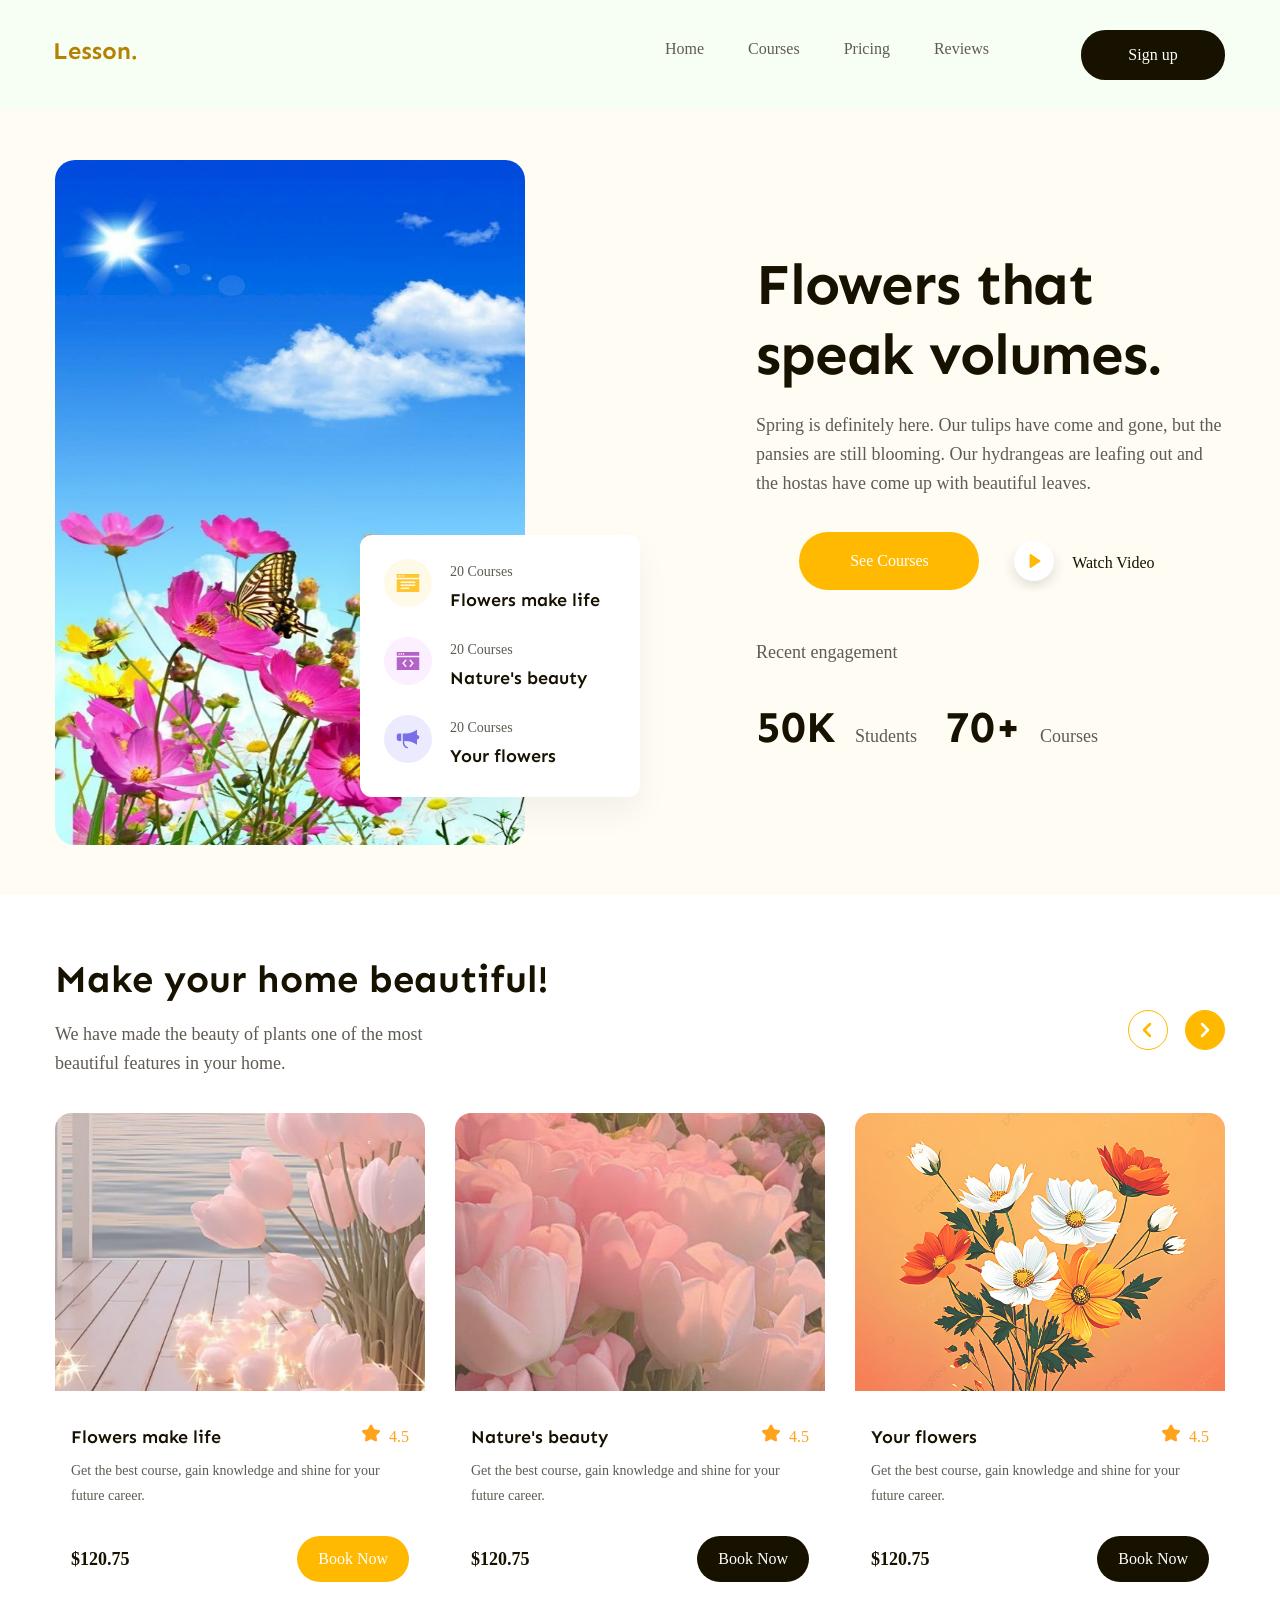
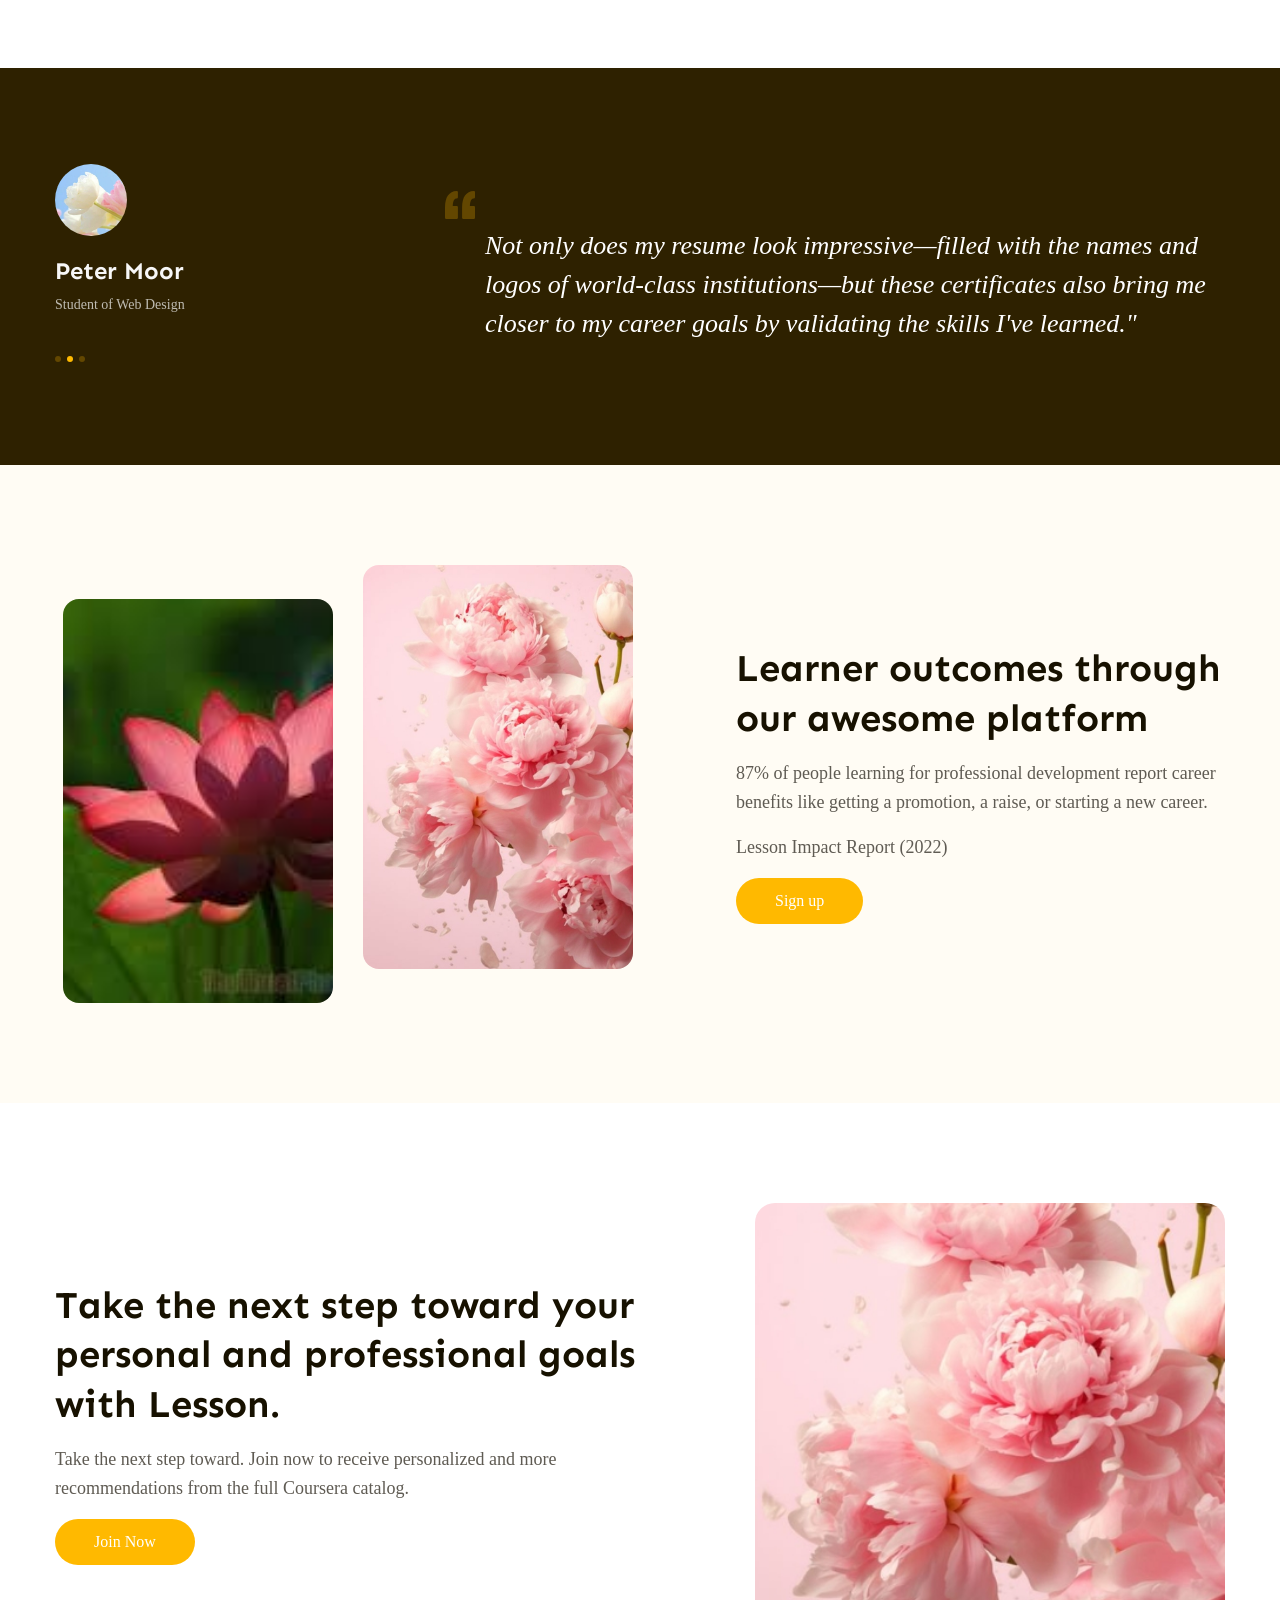
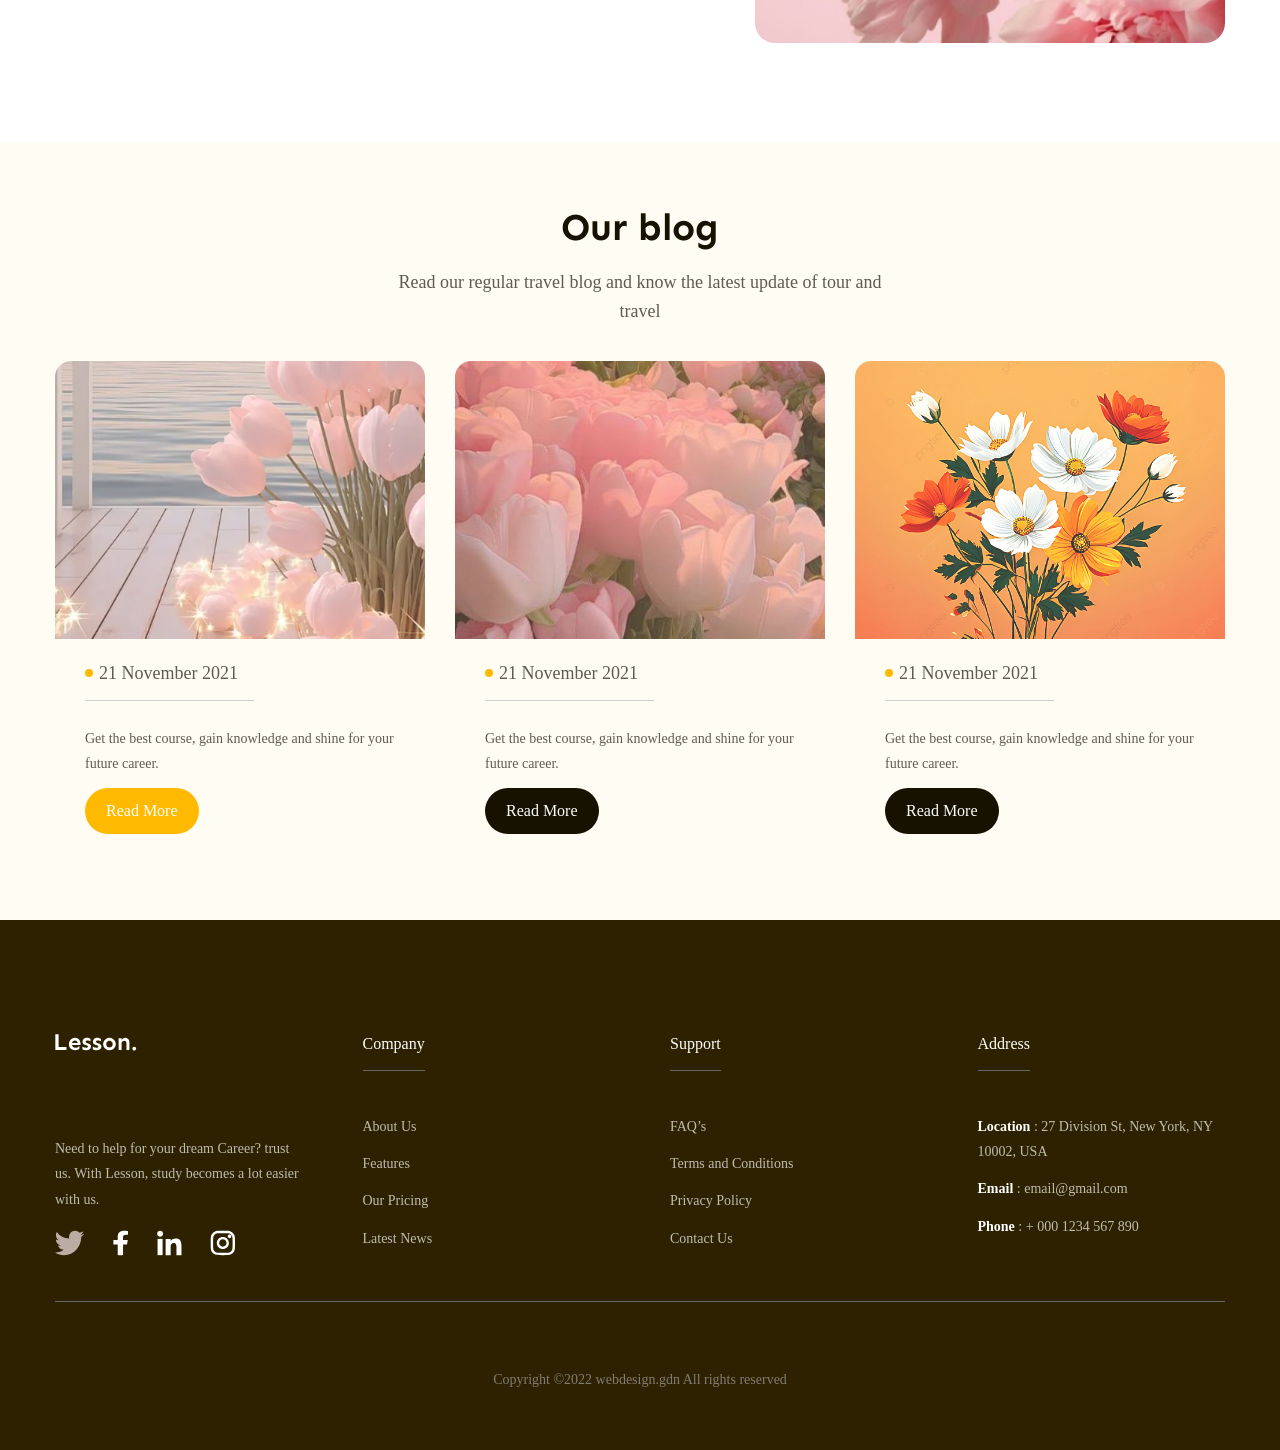
<file: index.html>
<!DOCTYPE html>
<html lang="en">
  <head>
    <meta charset="UTF-8" />
    <meta name="viewport" content="width=device-width, initial-scale=1.0" />
    <link rel="icon" type="image/x-icon" href="./favicon.svg" />
    <title>Fresh flowers, daily.</title>
    <link
      href="https://fonts.googleapis.com/css2?family=Poppins:ital,wght@0,100;0,200;0,300;0,400;0,500;0,600;0,700;0,800;0,900;1,100;1,200;1,300;1,400;1,500;1,600;1,700;1,800;1,900&family=Sen:wght@400..800&display=swap"
      rel="stylesheet" />

    <link rel="stylesheet" href="./assets/css/reset.css" />
    <link rel="stylesheet" href="./assets/css/base.css" />
    <link rel="stylesheet" href="./assets/css/style.css" />
  </head>
  <body>
    <header class="header">
      <div class="container">
        <a href="" class="logo">
          <svg width="82" height="17" class="svg-icon">
            <use xlink:href="#logo"></use>
          </svg>
        </a>

        <nav class="navbar">
          <ul class="list-item">
            <li class="item">
              <a href="#top" title="Home" class="item-link">Home</a>
            </li>
            <li class="item">
              <a href="#courses" title="Courses" class="item-link">Courses</a>
            </li>
            <li class="item">
              <a href="#result" title="Pricing" class="item-link">Pricing</a>
            </li>
            <li class="item">
              <a href="#target" title="Reviews" class="item-link">Reviews</a>
            </li>
          </ul>
        </nav>

        <div class="actions">
          <a href="#!" class="btn header-btn">Sign up</a>
        </div>
      </div>
    </header>

    <main class="main">
      <section class="hero">
        <div class="container">
          <div class="row">
            <div class="col left-hero">
              <img src="./assets/images/image/hero1.jpg" alt="" class="hero-img" />

              <div class="card hero-card">
                <div class="item">
                  <div class="card-img">
                    <img src="./assets/images/icons/icon1.svg" alt="card-img" />
                  </div>

                  <div class="card-info">
                    <span class="desc">20 Courses</span>
                    <h3>
                      <a href="#!" class="title">Flowers make life</a>
                    </h3>
                  </div>
                </div>

                <div class="item">
                  <div class="card-img" style="--card-img-bgr: #fcefff">
                    <img src="./assets/images/icons/icon2.svg" alt="card-img" />
                  </div>
                  <div class="card-info">
                    <span class="desc">20 Courses</span>
                    <h3>
                      <a href="#!" class="title">Nature's beauty</a>
                    </h3>
                  </div>
                </div>

                <div class="item">
                  <div class="card-img" style="--card-img-bgr: #ebeaff">
                    <img src="./assets/images/icons/icon3.svg" alt="card-img" />
                  </div>
                  <div class="card-info">
                    <span class="desc">20 Courses</span>
                    <h3>
                      <a href="#!" class="title">Your flowers</a>
                    </h3>
                  </div>
                </div>
              </div>
            </div>

            <div class="col right-hero">
              <h1 class="title">Flowers that speak volumes.</h1>
              <p class="desc">
                Spring is definitely here. Our tulips have come and gone, but the pansies are still blooming. Our
                hydrangeas are leafing out and the hostas have come up with beautiful leaves.
              </p>

              <div class="actions">
                <div class="btn action-btn">See Courses</div>
                <div class="btn watch-video">
                  <span class="icon">
                    <svg fill="currentColor" version="1.1" id="play-icon" viewBox="0 0 460 460" xml:space="preserve">
                      <path
                        d="M393.538,203.629L102.557,5.543c-9.793-6.666-22.468-7.372-32.94-1.832c-10.472,5.538-17.022,16.413-17.022,28.26v396.173c0,11.846,6.55,22.721,17.022,28.26c10.471,5.539,23.147,4.834,32.94-1.832l290.981-198.087c8.746-5.954,13.98-15.848,13.98-26.428C407.519,219.477,402.285,209.582,393.538,203.629z" />
                    </svg>
                  </span>
                  <span>Watch Video</span>
                </div>
              </div>

              <div class="desc">Recent engagement</div>

              <div class="info">
                <div class="member">
                  <span class="total">50K</span>
                  <span class="name">Students</span>
                </div>

                <div class="courses">
                  <span class="total">70+</span>
                  <span class="name">Courses</span>
                </div>
              </div>
            </div>
          </div>
        </div>
      </section>

      <section id="courses" class="courses">
        <div class="container">
          <div class="courses-header">
            <div class="courses-title">
              <h2 class="title">Make your home beautiful!</h2>

              <p class="desc">We have made the beauty of plants one of the most beautiful features in your home.</p>
            </div>

            <div class="actions">
              <div class="ctrl">
                <svg class="circle-ctrl" width="98" height="40" viewBox="0 0 98 40" fill="none">
                  <g class="circle-right">
                    <circle cx="78" cy="20" r="19.5" fill="#FFB900" stroke-width="1" stroke="#FFB900" />
                    <path
                      class="icon-right"
                      d="M75 14L81 20L75 26"
                      stroke="white"
                      stroke-width="2.5"
                      stroke-linecap="round"
                      stroke-linejoin="round" />
                  </g>

                  <g class="circle-left">
                    <circle cx="21" cy="20" r="19.5" fill="#fff" stroke="#FFB900" stroke-width="1" />
                    <path
                      class="icon-left"
                      d="M23 14L17 20L23 26"
                      stroke="#FFB900"
                      stroke-width="2.5"
                      stroke-linecap="round"
                      stroke-linejoin="round" />
                  </g>
                </svg>
              </div>
            </div>
          </div>

          <div class="list-card">
            <div class="card courses-card">
              <div class="card-img">
                <img src="./assets/images/image/courses1.webp" alt="" />
              </div>

              <div class="card-content">
                <div class="card-title">
                  <h3 class="title">Flowers make life</h3>

                  <div class="rating">
                    <span class="icon">
                      <svg class="svg-icon">
                        <use xlink:href="#star-full"></use>
                      </svg>
                    </span>
                    <span class="count">4.5</span>
                  </div>
                </div>

                <div class="card-desc">Get the best course, gain knowledge and shine for your future career.</div>
              </div>

              <div class="card-footer">
                <span class="price">$120.75</span>
                <div class="btn card-btn">Book Now</div>
              </div>
            </div>

            <div class="card courses-card">
              <div class="card-img">
                <img src="./assets/images/image/courses2.jpg" alt="" />
              </div>
              <div class="card-content">
                <div class="card-title">
                  <h3 class="title">Nature's beauty</h3>
                  <div class="rating">
                    <span class="icon">
                      <svg class="svg-icon">
                        <use xlink:href="#star-full"></use>
                      </svg>
                    </span>
                    <span class="count">4.5</span>
                  </div>
                </div>

                <div class="card-desc">Get the best course, gain knowledge and shine for your future career.</div>
              </div>
              <div class="card-footer">
                <span class="price">$120.75</span>
                <div class="btn card-btn btn-black">Book Now</div>
              </div>
            </div>

            <div class="card courses-card">
              <div class="card-img">
                <img src="./assets/images/image/courses3.jpg" alt="" />
              </div>
              <div class="card-content">
                <div class="card-title">
                  <h3 class="title">Your flowers</h3>
                  <div class="rating">
                    <span class="icon">
                      <svg class="svg-icon">
                        <use xlink:href="#star-full"></use>
                      </svg>
                    </span>
                    <span class="count">4.5</span>
                  </div>
                </div>

                <div class="card-desc">Get the best course, gain knowledge and shine for your future career.</div>
              </div>
              <div class="card-footer">
                <span class="price">$120.75</span>
                <div class="btn card-btn btn-black">Book Now</div>
              </div>
            </div>
          </div>
        </div>
      </section>

      <section class="feedback">
        <div class="container">
          <div class="author">
            <div class="avatar">
              <img src="./assets/images/image/member.jpg" alt="" />
            </div>

            <div class="student-name">Peter Moor</div>

            <div class="major">Student of Web Design</div>

            <div class="dots">
              <svg width="30" height="6" viewBox="0 0 30 6" fill="none" xmlns="http://www.w3.org/2000/svg">
                <circle cx="3" cy="3" r="3" fill="#634700" />
                <circle cx="15" cy="3" r="3" fill="#FFB900" />
                <circle cx="27" cy="3" r="3" fill="#634700" />
              </svg>
            </div>
          </div>

          <div class="content">
            <div class="quote">
              <svg width="30" height="28" viewBox="0 0 30 28" fill="none">
                <path
                  d="M12.9168 1.23505V6.26199C12.9168 6.94407 12.3663 7.49652 11.6875 7.49652C9.26544 7.49652 7.94779 9.99114 7.76491 14.9155H11.6875C12.3662 14.9155 12.9168 15.4688 12.9168 16.1501V26.7647C12.9168 27.4465 12.3663 27.999 11.6875 27.999H1.22938C0.550795 27.999 1.90735e-06 27.4459 1.90735e-06 26.7647V16.15C1.90735e-06 13.7896 0.237282 11.6235 0.703081 9.71055C1.1816 7.74949 1.91613 6.035 2.8858 4.61422C3.88306 3.15417 5.13161 2.00845 6.59457 1.21054C8.06863 0.407543 9.78211 0 11.688 0C12.3662 0.000516891 12.9168 0.553486 12.9168 1.23505ZM28.771 7.49696C29.4496 7.49696 30 6.94407 30 6.26294V1.23497C30 0.553488 29.4496 0.000951767 28.771 0.000951767C26.866 0.000951767 25.1517 0.408579 23.6785 1.21149C22.2148 2.00931 20.9664 3.15408 19.9693 4.61517C18.999 6.03595 18.2645 7.75052 17.786 9.71254C17.32 11.6255 17.0832 13.7917 17.0832 16.151V26.7657C17.0832 27.4476 17.6341 28 18.3125 28H28.771C29.4496 28 30 27.447 30 26.7657V16.151C30 15.4693 29.4496 14.9165 28.771 14.9165H24.9035C25.0841 9.99165 26.3828 7.49696 28.771 7.49696Z"
                  fill="#634700" />
              </svg>
            </div>

            <p>
              Not only does my resume look impressive—filled with the names and logos of world-class institutions—but
              these certificates also bring me closer to my career goals by validating the skills I've learned."
            </p>
          </div>
        </div>
      </section>

      <section id="result" class="result">
        <div class="container">
          <div class="result-img">
            <div class="thumb left-img">
              <img src="./assets/images/image/result1.jpg" alt="" />
            </div>

            <div class="thumb right-img">
              <img src="./assets/images/image/result2.jpg" alt="" />
            </div>
          </div>

          <div class="result-content">
            <h2 class="title">Learner outcomes through our awesome platform</h2>
            <p class="desc">
              87% of people learning for professional development report career benefits like getting a promotion, a
              raise, or starting a new career.
            </p>
            <p class="desc">Lesson Impact Report (2022)</p>

            <div class="btn">Sign up</div>
          </div>
        </div>
      </section>

      <section id="target" class="target">
        <div class="container">
          <div class="target-content">
            <h2 class="title">Take the next step toward your personal and professional goals with Lesson.</h2>
            <p class="desc">
              Take the next step toward. Join now to receive personalized and more recommendations from the full
              Coursera catalog.
            </p>

            <div class="btn">Join Now</div>
          </div>

          <div class="target-img">
            <img src="./assets/images/image/result2.jpg" alt="" />
          </div>
        </div>
      </section>

      <section class="blog">
        <div class="container">
          <div class="courses-header">
            <div class="courses-title">
              <h2 class="title">Our blog</h2>

              <p class="desc">Read our regular travel blog and know the latest update of tour and travel</p>
            </div>
          </div>

          <div class="list-card">
            <div class="card courses-card">
              <div class="card-img">
                <img src="./assets/images/image/courses1.webp" alt="" />
              </div>

              <div class="card-content">
                <span class="desc date">
                  <span class="dot"></span>
                  21 November 2021
                </span>

                <div class="card-desc">Get the best course, gain knowledge and shine for your future career.</div>
              </div>

              <div class="card-footer">
                <div class="btn card-btn">Read More</div>
              </div>
            </div>

            <div class="card courses-card">
              <div class="card-img">
                <img src="./assets/images/image/courses2.jpg" alt="" />
              </div>
              <div class="card-content">
                <span class="desc date">
                  <span class="dot"></span>
                  21 November 2021
                </span>

                <div class="card-desc">Get the best course, gain knowledge and shine for your future career.</div>
              </div>
              <div class="card-footer">
                <div class="btn card-btn btn-black">Read More</div>
              </div>
            </div>

            <div class="card courses-card">
              <div class="card-img">
                <img src="./assets/images/image/courses3.jpg" alt="" />
              </div>
              <div class="card-content">
                <span class="desc date">
                  <span class="dot"></span>
                  21 November 2021
                </span>

                <div class="card-desc">Get the best course, gain knowledge and shine for your future career.</div>
              </div>
              <div class="card-footer">
                <div class="btn card-btn btn-black">Read More</div>
              </div>
            </div>
          </div>
        </div>
      </section>
    </main>

    <footer class="footer">
      <div class="container">
        <div class="footer-menu">
          <div class="info">
            <a class="logo" href="#">
              <svg width="82" height="17" class="svg-icon">
                <use xlink:href="#logo"></use>
              </svg>
            </a>

            <div class="icon-brand">
              <div class="desc">
                Need to help for your dream Career? trust us. With Lesson, study becomes a lot easier with us.
              </div>

              <svg width="111" height="20" viewBox="0 0 111 15" fill="none" xmlns="http://www.w3.org/2000/svg">
                <g class="icon twitter" fill="#f9e9e9b3">
                  <rect x="0" y="0" width="20" height="25" fill="#2e2100" />
                  <path
                    d="M5.64991 15C3.57026 15 1.63168 14.3864 0 13.3276C1.38535 13.4185 3.83019 13.2007 5.35087 11.7292C3.06326 11.6227 2.0316 9.8428 1.89703 9.08215C2.0914 9.15822 3.01841 9.24949 3.54172 9.03651C0.91022 8.36714 0.506525 6.02434 0.596235 5.30933C1.08964 5.65923 1.92694 5.78093 2.25587 5.75051C-0.196205 3.97059 0.685945 1.2931 1.11954 0.71501C2.87924 3.18826 5.51649 4.57733 8.7791 4.65459C8.71759 4.38089 8.6851 4.09593 8.6851 3.80325C8.6851 1.70277 10.3586 0 12.423 0C13.5016 0 14.4735 0.46484 15.1558 1.20837C15.8766 1.03703 16.9613 0.635914 17.4916 0.289047C17.2243 1.26268 16.3922 2.07488 15.8888 2.37592C15.8847 2.36563 15.893 2.38616 15.8888 2.37592C16.331 2.30807 17.5274 2.07481 18 1.74949C17.7663 2.29647 16.884 3.20591 16.16 3.71506C16.2947 9.74221 11.7492 15 5.64991 15Z" />
                </g>

                <g class="icon facebook" fill="white">
                  <rect class="icon" x="28" y="0" width="24" height="25" fill="#2e2100" />
                  <path
                    class="icon"
                    d="M44.4103 8.37379L44.8767 5.67961H41.9589V3.93204C41.9589 3.1948 42.3657 2.47573 43.6726 2.47573H45V0.182039C45 0.182039 43.7959 0 42.6452 0C40.2411 0 38.6712 1.29064 38.6712 3.62621V5.67961H36V8.37379H38.6712V14.8871C39.2075 14.9618 39.7562 15 40.3151 15C40.874 15 41.4226 14.9618 41.9589 14.8871V8.37379H44.4103Z" />
                </g>

                <g class="icon linkedIn" fill="white">
                  <rect x="60" y="0" width="20" height="25" fill="#2e2100" />
                  <path
                    d="M66.6186 1.81302C66.6186 2.81432 65.8085 3.62603 64.8093 3.62603C63.81 3.62603 63 2.81432 63 1.81302C63 0.811715 63.81 0 64.8093 0C65.8085 0 66.6186 0.811715 66.6186 1.81302Z" />
                  <path d="M63.2474 4.95868H66.3402V15H63.2474V4.95868Z" />
                  <path
                    d="M71.3196 4.95868H68.2268V15H71.3196C71.3196 15 71.3196 11.8388 71.3196 9.86235C71.3196 8.67602 71.6977 7.4845 73.2062 7.4845C74.911 7.4845 74.9008 9.037 74.8928 10.2397C74.8824 11.8119 74.9072 13.4163 74.9072 15H78V9.70041C77.9738 6.31647 77.1508 4.75723 74.4433 4.75723C72.8354 4.75723 71.8387 5.53935 71.3196 6.24696V4.95868Z" />
                </g>

                <g class="icon instagram" fill="white">
                  <rect class="icon" x="95" y="0" width="20" height="25" fill="#2e2100" />
                  <path
                    d="M108.75 3.375C108.75 3.99632 108.246 4.5 107.625 4.5C107.004 4.5 106.5 3.99632 106.5 3.375C106.5 2.75368 107.004 2.25 107.625 2.25C108.246 2.25 108.75 2.75368 108.75 3.375Z" />
                  <path
                    fill-rule="evenodd"
                    clip-rule="evenodd"
                    d="M103.5 11.25C105.571 11.25 107.25 9.57107 107.25 7.5C107.25 5.42893 105.571 3.75 103.5 3.75C101.429 3.75 99.75 5.42893 99.75 7.5C99.75 9.57107 101.429 11.25 103.5 11.25ZM103.5 9.75C104.743 9.75 105.75 8.74264 105.75 7.5C105.75 6.25736 104.743 5.25 103.5 5.25C102.257 5.25 101.25 6.25736 101.25 7.5C101.25 8.74264 102.257 9.75 103.5 9.75Z" />
                  <path
                    fill-rule="evenodd"
                    clip-rule="evenodd"
                    d="M96 7.2C96 4.67976 96 3.41965 96.4905 2.45704C96.9219 1.61031 97.6103 0.921901 98.457 0.490471C99.4196 0 100.68 0 103.2 0H103.8C106.32 0 107.58 0 108.543 0.490471C109.39 0.921901 110.078 1.61031 110.51 2.45704C111 3.41965 111 4.67976 111 7.2V7.8C111 10.3202 111 11.5804 110.51 12.543C110.078 13.3897 109.39 14.0781 108.543 14.5095C107.58 15 106.32 15 103.8 15H103.2C100.68 15 99.4196 15 98.457 14.5095C97.6103 14.0781 96.9219 13.3897 96.4905 12.543C96 11.5804 96 10.3202 96 7.8V7.2ZM103.2 1.5H103.8C105.085 1.5 105.958 1.50117 106.633 1.55633C107.291 1.61006 107.627 1.70745 107.862 1.82698C108.426 2.1146 108.885 2.57354 109.173 3.13803C109.293 3.37263 109.39 3.70893 109.444 4.36656C109.499 5.04169 109.5 5.91513 109.5 7.2V7.8C109.5 9.08487 109.499 9.95831 109.444 10.6334C109.39 11.2911 109.293 11.6274 109.173 11.862C108.885 12.4265 108.426 12.8854 107.862 13.173C107.627 13.2926 107.291 13.3899 106.633 13.4437C105.958 13.4988 105.085 13.5 103.8 13.5H103.2C101.915 13.5 101.042 13.4988 100.367 13.4437C99.7089 13.3899 99.3726 13.2926 99.138 13.173C98.5735 12.8854 98.1146 12.4265 97.827 11.862C97.7074 11.6274 97.6101 11.2911 97.5563 10.6334C97.5012 9.95831 97.5 9.08487 97.5 7.8V7.2C97.5 5.91513 97.5012 5.04169 97.5563 4.36656C97.6101 3.70893 97.7074 3.37263 97.827 3.13803C98.1146 2.57354 98.5735 2.1146 99.138 1.82698C99.3726 1.70745 99.7089 1.61006 100.367 1.55633C101.042 1.50117 101.915 1.5 103.2 1.5Z" />
                </g>
              </svg>
            </div>
          </div>

          <div class="list-item">
            <div class="menu-title">Company</div>

            <ul>
              <li class="item">
                <a href="#!">About Us</a>
              </li>
              <li class="item">
                <a href="#!">Features</a>
              </li>
              <li class="item">
                <a href="#!">Our Pricing</a>
              </li>
              <li class="item">
                <a href="#!">Latest News</a>
              </li>
            </ul>
          </div>

          <div class="list-item">
            <div class="menu-title">Support</div>

            <ul>
              <li class="item">
                <a href="#!">FAQ’s</a>
              </li>
              <li class="item">
                <a href="#!">Terms and Conditions</a>
              </li>
              <li class="item">
                <a href="#!">Privacy Policy</a>
              </li>
              <li class="item">
                <a href="#!">Contact Us</a>
              </li>
            </ul>
          </div>

          <div class="list-item">
            <div class="menu-title">Address</div>

            <ul>
              <li class="item">
                <strong>Location</strong>
                : 27 Division St, New York, NY 10002, USA
              </li>
              <li class="item">
                <strong>Email</strong>
                : email@gmail.com
              </li>
              <li class="item">
                <strong>Phone</strong>
                : + 000 1234 567 890
              </li>
            </ul>
          </div>
        </div>
        <a class="copy-right" href="https://fullstack.edu.vn/">Copyright ©2022 webdesign.gdn All rights reserved</a>
      </div>
    </footer>

    <!-- ========== -->
    <svg style="width: 0; height: 0; position: absolute">
      <symbol viewBox="0 0 18 18" fill="none" id="star-full">
        <path
          fill-rule="evenodd"
          clip-rule="evenodd"
          d="M10.1043 1.17701L11.9317 4.82776C12.1108 5.18616 12.4565 5.43467 12.8573 5.49218L16.9453 6.08062C17.9554 6.22644 18.3573 7.45054 17.6263 8.15194L14.6702 10.9924C14.3797 11.2718 14.2474 11.6733 14.3162 12.0676L15.0138 16.0778C15.1856 17.0698 14.1298 17.8267 13.227 17.3574L9.57321 15.4627C9.21502 15.2768 8.78602 15.2768 8.42679 15.4627L4.773 17.3574C3.87023 17.8267 2.81439 17.0698 2.98724 16.0778L3.68385 12.0676C3.75257 11.6733 3.62033 11.2718 3.32982 10.9924L0.37368 8.15194C-0.357285 7.45054 0.0446417 6.22644 1.05466 6.08062L5.14265 5.49218C5.54354 5.43467 5.89028 5.18616 6.06937 4.82776L7.89574 1.17701C8.34765 0.274331 9.65235 0.274331 10.1043 1.17701Z"
          fill="currentColor"></path>
      </symbol>

      <symbol id="logo" width="82" height="17" viewBox="0 0 82 17" fill="none" xmlns="http://www.w3.org/2000/svg">
        <path
          d="M3.60156 0.296875V13.0703H11.4531V16H0.34375V0.296875H3.60156ZM19.9375 3.85938C21.0938 3.85938 22.0859 4.10938 22.9141 4.60938C23.7578 5.10938 24.3984 5.80469 24.8359 6.69531C25.2891 7.57031 25.5156 8.58594 25.5156 9.74219V11.0078H16.9375C17.0938 11.8047 17.4844 12.4453 18.1094 12.9297C18.7344 13.4141 19.5 13.6562 20.4062 13.6562C21.2656 13.6562 22.0469 13.4844 22.75 13.1406C23.4531 12.7969 24.0156 12.4453 24.4375 12.0859L24.4141 14.8516C24.0391 15.1797 23.4766 15.5156 22.7266 15.8594C21.9922 16.1875 21.1797 16.3516 20.2891 16.3516C19.1172 16.3516 18.0469 16.0859 17.0781 15.5547C16.125 15.0234 15.3594 14.2969 14.7812 13.375C14.2188 12.4531 13.9375 11.3984 13.9375 10.2109C13.9375 9.05469 14.1953 8 14.7109 7.04688C15.2266 6.09375 15.9375 5.32812 16.8438 4.75C17.75 4.15625 18.7812 3.85938 19.9375 3.85938ZM19.8672 6.46094C19.1328 6.46094 18.5156 6.6875 18.0156 7.14062C17.5156 7.59375 17.1719 8.20312 16.9844 8.96875H22.6562C22.5938 8.125 22.2812 7.5 21.7188 7.09375C21.1562 6.67188 20.5391 6.46094 19.8672 6.46094ZM32.0547 3.85938C32.7891 3.85938 33.4688 3.96875 34.0938 4.1875C34.7188 4.40625 35.2031 4.65625 35.5469 4.9375V7.5625C35.1719 7.3125 34.7109 7.07031 34.1641 6.83594C33.6328 6.60156 33.0781 6.48438 32.5 6.48438C31.9375 6.48438 31.4922 6.60938 31.1641 6.85938C30.8359 7.10938 30.6719 7.40625 30.6719 7.75C30.6719 8 30.7656 8.23438 30.9531 8.45312C31.1406 8.65625 31.5 8.83594 32.0312 8.99219L33.3672 9.4375C35.1641 9.96875 36.0625 11.0078 36.0625 12.5547C36.0625 13.2891 35.8516 13.9453 35.4297 14.5234C35.0234 15.0859 34.4688 15.5312 33.7656 15.8594C33.0781 16.1875 32.3125 16.3516 31.4688 16.3516C30.6719 16.3516 29.8984 16.2266 29.1484 15.9766C28.3984 15.7266 27.8281 15.4531 27.4375 15.1562V12.5547C27.7344 12.7578 28.0938 12.9531 28.5156 13.1406C28.9375 13.3281 29.375 13.4844 29.8281 13.6094C30.2812 13.7188 30.6953 13.7734 31.0703 13.7734C31.6641 13.7734 32.1172 13.6719 32.4297 13.4688C32.7578 13.25 32.9219 12.9453 32.9219 12.5547C32.9219 12.2578 32.7891 12.0234 32.5234 11.8516C32.2578 11.6797 31.8672 11.5078 31.3516 11.3359L29.8984 10.8203C28.9922 10.5234 28.3672 10.1016 28.0234 9.55469C27.6797 9.00781 27.5078 8.35938 27.5078 7.60938C27.5078 6.85938 27.6953 6.21094 28.0703 5.66406C28.4609 5.10156 29 4.66406 29.6875 4.35156C30.375 4.02344 31.1641 3.85938 32.0547 3.85938ZM42.4141 3.85938C43.1484 3.85938 43.8281 3.96875 44.4531 4.1875C45.0781 4.40625 45.5625 4.65625 45.9062 4.9375V7.5625C45.5312 7.3125 45.0703 7.07031 44.5234 6.83594C43.9922 6.60156 43.4375 6.48438 42.8594 6.48438C42.2969 6.48438 41.8516 6.60938 41.5234 6.85938C41.1953 7.10938 41.0312 7.40625 41.0312 7.75C41.0312 8 41.125 8.23438 41.3125 8.45312C41.5 8.65625 41.8594 8.83594 42.3906 8.99219L43.7266 9.4375C45.5234 9.96875 46.4219 11.0078 46.4219 12.5547C46.4219 13.2891 46.2109 13.9453 45.7891 14.5234C45.3828 15.0859 44.8281 15.5312 44.125 15.8594C43.4375 16.1875 42.6719 16.3516 41.8281 16.3516C41.0312 16.3516 40.2578 16.2266 39.5078 15.9766C38.7578 15.7266 38.1875 15.4531 37.7969 15.1562V12.5547C38.0938 12.7578 38.4531 12.9531 38.875 13.1406C39.2969 13.3281 39.7344 13.4844 40.1875 13.6094C40.6406 13.7188 41.0547 13.7734 41.4297 13.7734C42.0234 13.7734 42.4766 13.6719 42.7891 13.4688C43.1172 13.25 43.2812 12.9453 43.2812 12.5547C43.2812 12.2578 43.1484 12.0234 42.8828 11.8516C42.6172 11.6797 42.2266 11.5078 41.7109 11.3359L40.2578 10.8203C39.3516 10.5234 38.7266 10.1016 38.3828 9.55469C38.0391 9.00781 37.8672 8.35938 37.8672 7.60938C37.8672 6.85938 38.0547 6.21094 38.4297 5.66406C38.8203 5.10156 39.3594 4.66406 40.0469 4.35156C40.7344 4.02344 41.5234 3.85938 42.4141 3.85938ZM54.4609 3.85938C55.6172 3.85938 56.6719 4.14062 57.625 4.70312C58.5781 5.25 59.3438 6 59.9219 6.95312C60.5156 7.89062 60.8125 8.94531 60.8125 10.1172C60.8125 11.2891 60.5156 12.3438 59.9219 13.2812C59.3438 14.2188 58.5781 14.9688 57.625 15.5312C56.6719 16.0781 55.6172 16.3516 54.4609 16.3516C53.3203 16.3516 52.2656 16.0781 51.2969 15.5312C50.3438 14.9688 49.5781 14.2188 49 13.2812C48.4219 12.3438 48.1328 11.2891 48.1328 10.1172C48.1328 8.94531 48.4219 7.89062 49 6.95312C49.5781 6 50.3438 5.25 51.2969 4.70312C52.2656 4.14062 53.3203 3.85938 54.4609 3.85938ZM54.4609 6.74219C53.8984 6.74219 53.375 6.875 52.8906 7.14062C52.4062 7.40625 52.0156 7.78906 51.7188 8.28906C51.4375 8.78906 51.2969 9.39844 51.2969 10.1172C51.2969 10.8359 51.4375 11.4453 51.7188 11.9453C52.0156 12.4453 52.4062 12.8281 52.8906 13.0938C53.375 13.3438 53.8984 13.4688 54.4609 13.4688C55.0234 13.4688 55.5469 13.3438 56.0312 13.0938C56.5156 12.8281 56.9062 12.4453 57.2031 11.9453C57.5 11.4453 57.6484 10.8359 57.6484 10.1172C57.6484 9.39844 57.5 8.78906 57.2031 8.28906C56.9062 7.78906 56.5156 7.40625 56.0312 7.14062C55.5469 6.875 55.0234 6.74219 54.4609 6.74219ZM66.6016 4.16406V5.85156C66.9609 5.36719 67.4453 4.91406 68.0547 4.49219C68.6797 4.07031 69.3906 3.85938 70.1875 3.85938C71.3906 3.85938 72.3984 4.26562 73.2109 5.07812C74.0234 5.89062 74.4297 7.10938 74.4297 8.73438V16H71.4531L71.4297 9.13281C71.4297 8.33594 71.2344 7.74219 70.8438 7.35156C70.4688 6.96094 69.9453 6.76562 69.2734 6.76562C68.7422 6.76562 68.2422 6.9375 67.7734 7.28125C67.3203 7.625 66.9297 8.03125 66.6016 8.5V16H63.625V4.16406H66.6016Z"
          fill="currentColor" />

        <path
          d="M79.2578 12.6719C79.7734 12.6719 80.2109 12.8594 80.5703 13.2344C80.9453 13.5938 81.1328 14.0312 81.1328 14.5469C81.1328 15.0625 80.9453 15.5078 80.5703 15.8828C80.2109 16.2422 79.7734 16.4219 79.2578 16.4219C78.7422 16.4219 78.2969 16.2422 77.9219 15.8828C77.5625 15.5078 77.3828 15.0625 77.3828 14.5469C77.3828 14.0312 77.5625 13.5938 77.9219 13.2344C78.2969 12.8594 78.7422 12.6719 79.2578 12.6719Z"
          fill="currentColor" />
      </symbol>
    </svg>
  </body>
</html>
</file>
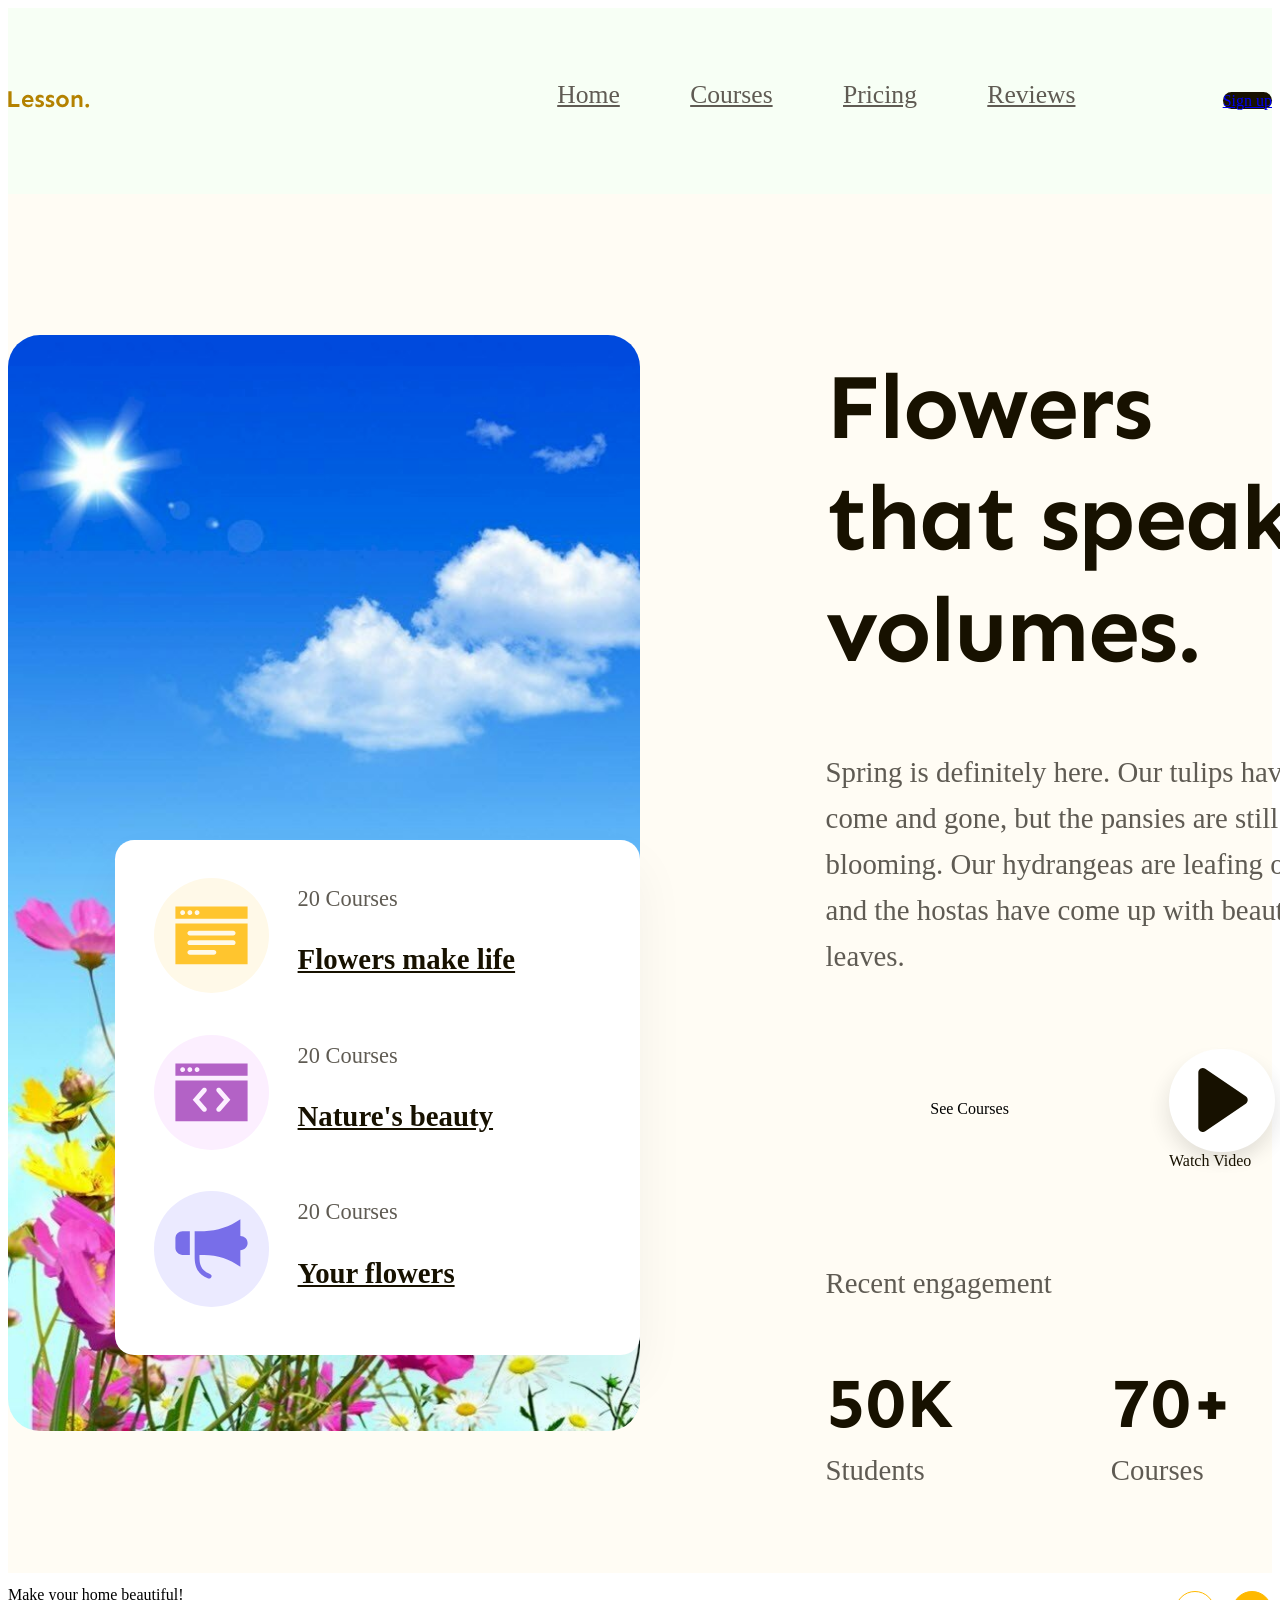
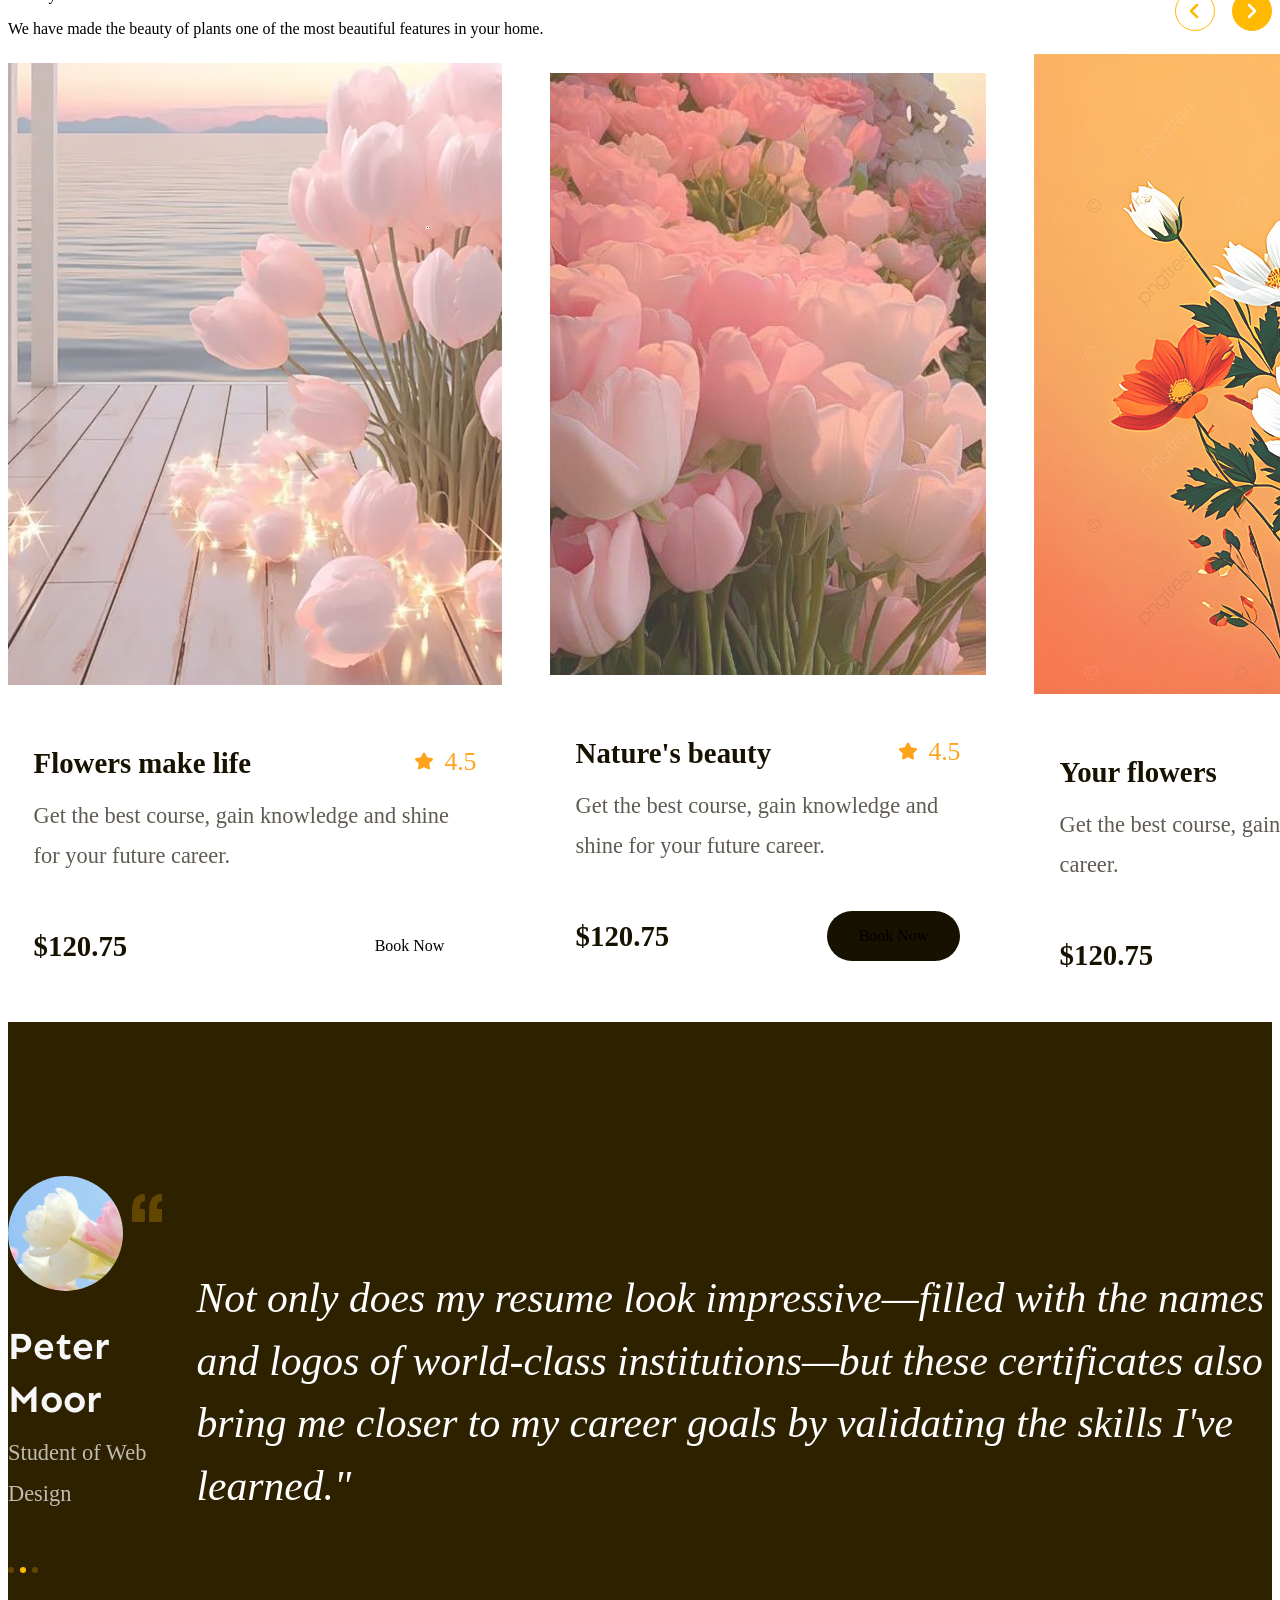
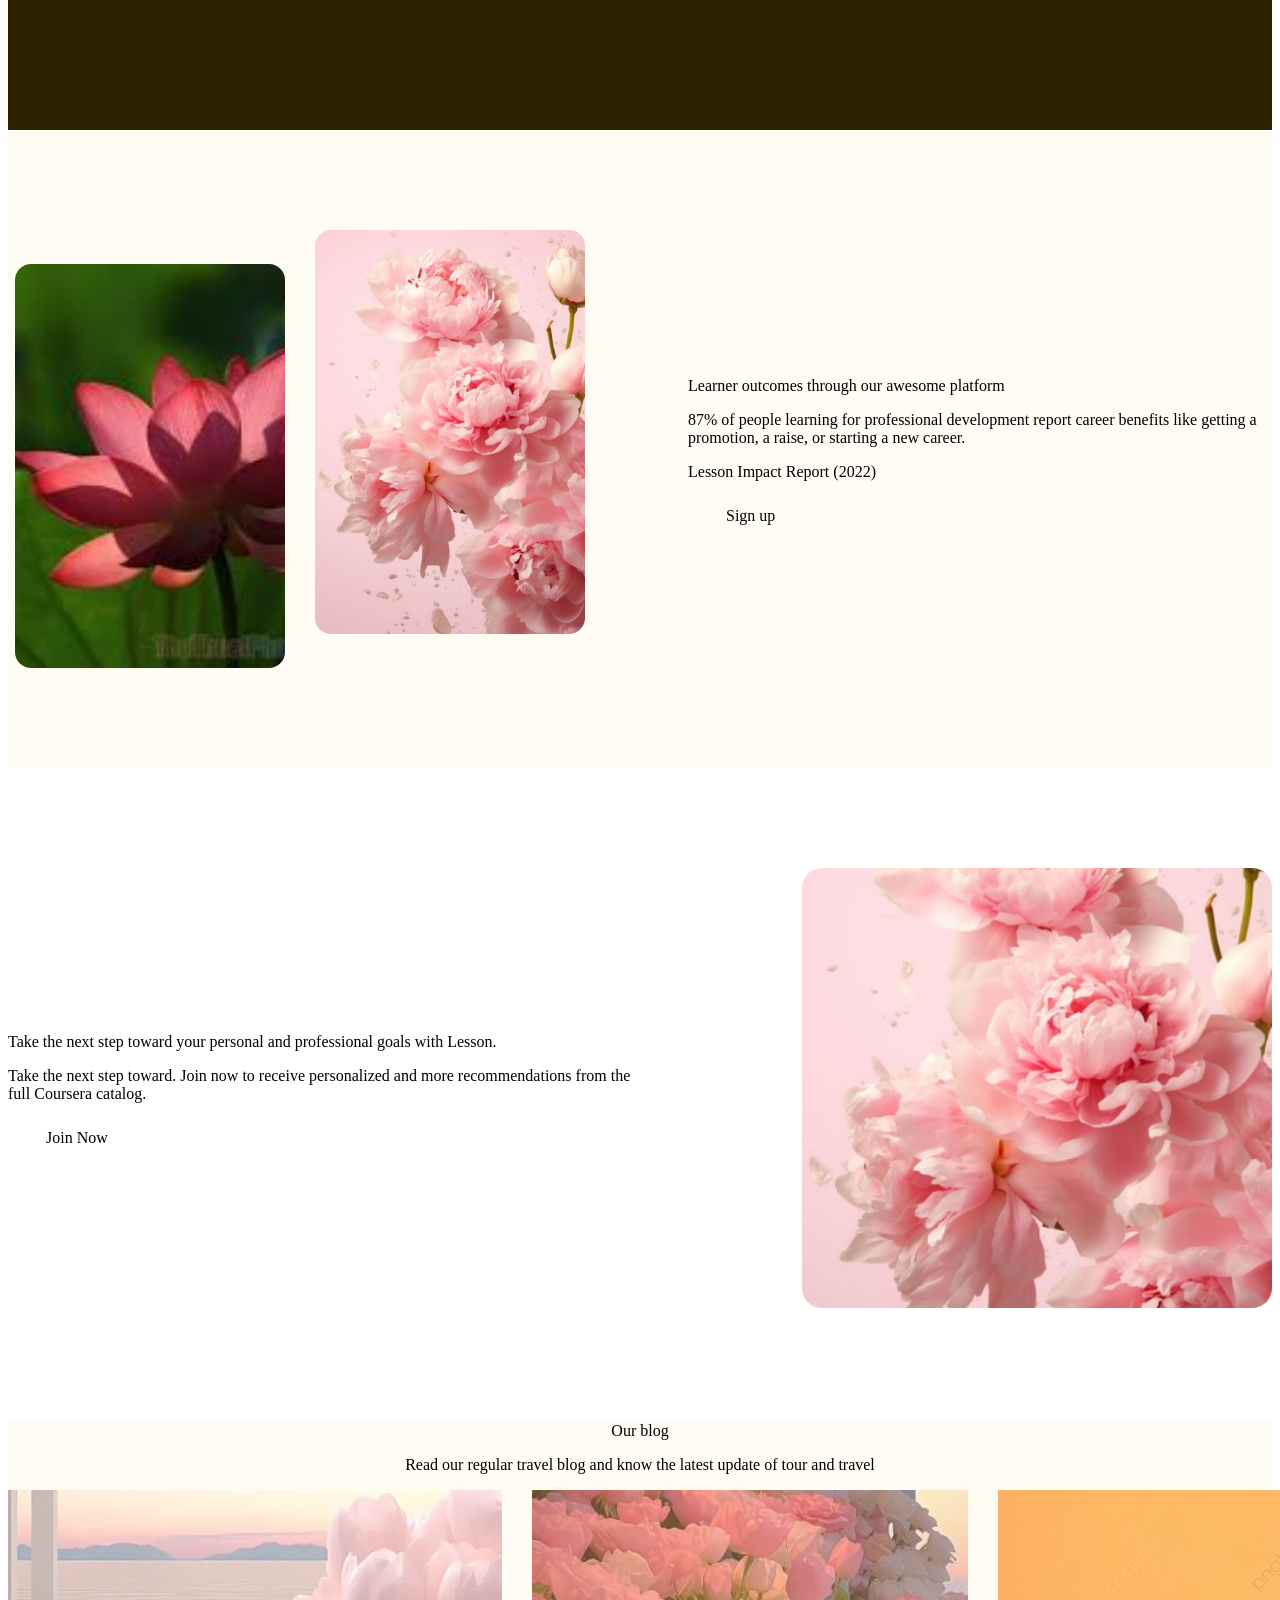
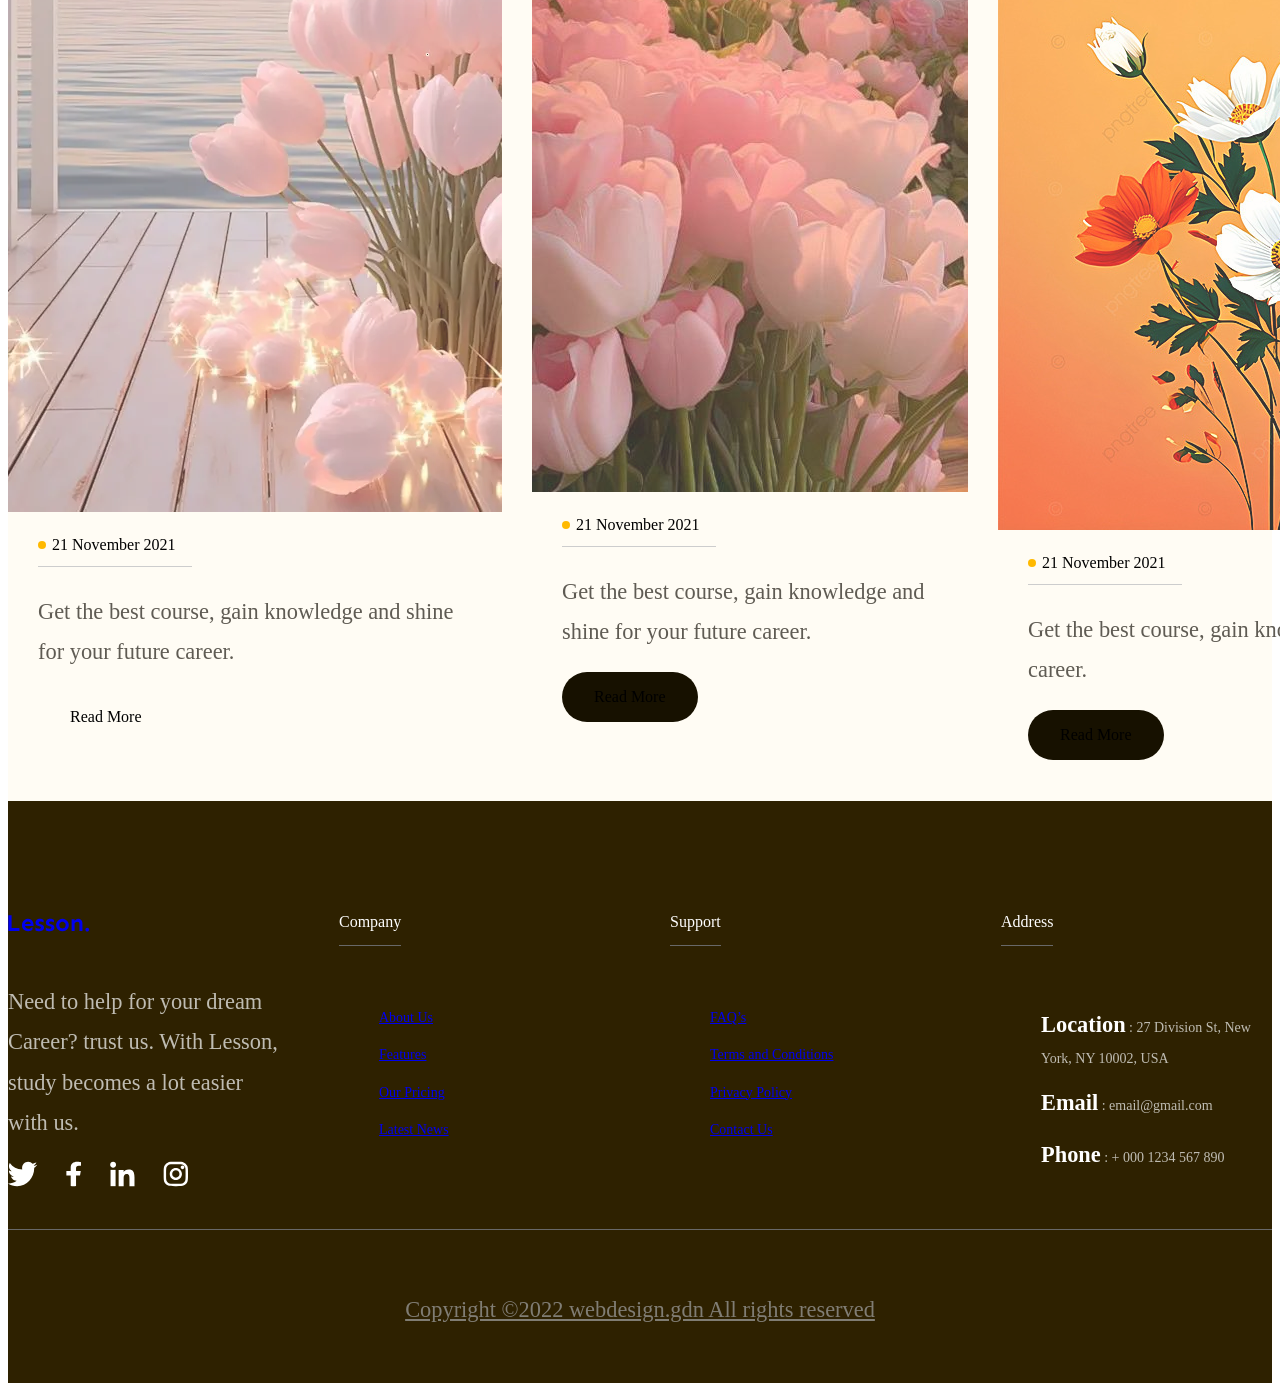
<file: project2.html>
<!DOCTYPE html>
<html lang="en">
  <head>
    <meta charset="UTF-8" />
    <meta name="viewport" content="width=device-width, initial-scale=1.0" />
    <link rel="icon" type="image/x-icon" href="/favicon.ico" />
    <title>Fresh flowers, daily.</title>
    <link
      href="https://fonts.googleapis.com/css2?family=Poppins:ital,wght@0,100;0,200;0,300;0,400;0,500;0,600;0,700;0,800;0,900;1,100;1,200;1,300;1,400;1,500;1,600;1,700;1,800;1,900&family=Sen:wght@400..800&display=swap"
      rel="stylesheet" />

    <link rel="stylesheet" href="./assets/css/reset.css" />
    <link rel="stylesheet" href="./assets/css/style.css" />
  </head>
  <body>
    <header class="header">
      <div class="container">
        <a href="" class="logo">
          <svg width="82" height="17" class="svg-icon">
            <use xlink:href="#logo"></use>
          </svg>
        </a>

        <nav class="navbar">
          <ul class="list-item">
            <li class="item">
              <a href="#!" title="Home" class="item-link">Home</a>
            </li>
            <li class="item">
              <a href="#!" title="Courses" class="item-link">Courses</a>
            </li>
            <li class="item">
              <a href="#!" title="Pricing" class="item-link">Pricing</a>
            </li>
            <li class="item">
              <a href="#!" title="Reviews" class="item-link">Reviews</a>
            </li>
          </ul>
        </nav>

        <div class="actions">
          <a href="#!" class="btn header-btn">Sign up</a>
        </div>
      </div>
    </header>

    <main class="main">
      <section class="hero">
        <div class="container">
          <div class="row">
            <div class="col left-hero">
              <img src="./assets/images/image/hero1.jpg" alt="" class="hero-img" />

              <div class="card hero-card">
                <div class="item">
                  <div class="card-img">
                    <img src="./assets/images/icons/icon1.svg" alt="card-img" />
                  </div>

                  <div class="card-info">
                    <span class="desc">20 Courses</span>
                    <h3>
                      <a href="#!" class="title">Flowers make life</a>
                    </h3>
                  </div>
                </div>

                <div class="item">
                  <div class="card-img" style="--card-img-bgr: #fcefff">
                    <img src="./assets/images/icons/icon2.svg" alt="card-img" />
                  </div>
                  <div class="card-info">
                    <span class="desc">20 Courses</span>
                    <h3>
                      <a href="#!" class="title">Nature's beauty</a>
                    </h3>
                  </div>
                </div>

                <div class="item">
                  <div class="card-img" style="--card-img-bgr: #ebeaff">
                    <img src="./assets/images/icons/icon3.svg" alt="card-img" />
                  </div>
                  <div class="card-info">
                    <span class="desc">20 Courses</span>
                    <h3>
                      <a href="#!" class="title">Your flowers</a>
                    </h3>
                  </div>
                </div>
              </div>
            </div>

            <div class="col right-hero">
              <h1 class="title">Flowers that speak volumes.</h1>
              <p class="desc">
                Spring is definitely here. Our tulips have come and gone, but the pansies are still blooming. Our
                hydrangeas are leafing out and the hostas have come up with beautiful leaves.
              </p>

              <div class="actions">
                <div class="btn action-btn">See Courses</div>
                <div class="btn watch-video">
                  <span class="icon">
                    <svg fill="currentColor" version="1.1" id="play-icon" viewBox="0 0 460 460" xml:space="preserve">
                      <path
                        d="M393.538,203.629L102.557,5.543c-9.793-6.666-22.468-7.372-32.94-1.832c-10.472,5.538-17.022,16.413-17.022,28.26v396.173c0,11.846,6.55,22.721,17.022,28.26c10.471,5.539,23.147,4.834,32.94-1.832l290.981-198.087c8.746-5.954,13.98-15.848,13.98-26.428C407.519,219.477,402.285,209.582,393.538,203.629z" />
                    </svg>
                  </span>
                  <span>Watch Video</span>
                </div>
              </div>

              <div class="desc">Recent engagement</div>

              <div class="info">
                <div class="member">
                  <span class="total">50K</span>
                  <span class="name">Students</span>
                </div>

                <div class="courses">
                  <span class="total">70+</span>
                  <span class="name">Courses</span>
                </div>
              </div>
            </div>
          </div>
        </div>
      </section>

      <section class="courses">
        <div class="container">
          <div class="courses-header">
            <div class="courses-title">
              <h2 class="title">Make your home beautiful!</h2>

              <p class="desc">We have made the beauty of plants one of the most beautiful features in your home.</p>
            </div>

            <div class="actions">
              <div class="ctrl">
                <svg class="circle-ctrl" width="98" height="40" viewBox="0 0 98 40" fill="none">
                  <g class="circle-right">
                    <circle cx="78" cy="20" r="19.5" fill="#FFB900" stroke-width="1" stroke="#FFB900" />
                    <path
                      class="icon-right"
                      d="M75 14L81 20L75 26"
                      stroke="white"
                      stroke-width="2.5"
                      stroke-linecap="round"
                      stroke-linejoin="round" />
                  </g>

                  <g class="circle-left">
                    <circle cx="21" cy="20" r="19.5" fill="#fff" stroke="#FFB900" stroke-width="1" />
                    <path
                      class="icon-left"
                      d="M23 14L17 20L23 26"
                      stroke="#FFB900"
                      stroke-width="2.5"
                      stroke-linecap="round"
                      stroke-linejoin="round" />
                  </g>
                </svg>
              </div>
            </div>
          </div>

          <div class="list-card">
            <div class="card courses-card">
              <div class="card-img">
                <img src="./assets/images/image/courses1.webp" alt="" />
              </div>

              <div class="card-content">
                <div class="card-title">
                  <h3 class="title">Flowers make life</h3>

                  <div class="rating">
                    <span class="icon">
                      <svg class="svg-icon">
                        <use xlink:href="#star-full"></use>
                      </svg>
                    </span>
                    <span class="count">4.5</span>
                  </div>
                </div>

                <div class="card-desc">Get the best course, gain knowledge and shine for your future career.</div>
              </div>

              <div class="card-footer">
                <span class="price">$120.75</span>
                <div class="btn card-btn">Book Now</div>
              </div>
            </div>

            <div class="card courses-card">
              <div class="card-img">
                <img src="./assets/images/image/courses2.jpg" alt="" />
              </div>
              <div class="card-content">
                <div class="card-title">
                  <h3 class="title">Nature's beauty</h3>
                  <div class="rating">
                    <span class="icon">
                      <svg class="svg-icon">
                        <use xlink:href="#star-full"></use>
                      </svg>
                    </span>
                    <span class="count">4.5</span>
                  </div>
                </div>

                <div class="card-desc">Get the best course, gain knowledge and shine for your future career.</div>
              </div>
              <div class="card-footer">
                <span class="price">$120.75</span>
                <div class="btn card-btn btn-black">Book Now</div>
              </div>
            </div>

            <div class="card courses-card">
              <div class="card-img">
                <img src="./assets/images/image/courses3.jpg" alt="" />
              </div>
              <div class="card-content">
                <div class="card-title">
                  <h3 class="title">Your flowers</h3>
                  <div class="rating">
                    <span class="icon">
                      <svg class="svg-icon">
                        <use xlink:href="#star-full"></use>
                      </svg>
                    </span>
                    <span class="count">4.5</span>
                  </div>
                </div>

                <div class="card-desc">Get the best course, gain knowledge and shine for your future career.</div>
              </div>
              <div class="card-footer">
                <span class="price">$120.75</span>
                <div class="btn card-btn btn-black">Book Now</div>
              </div>
            </div>
          </div>
        </div>
      </section>

      <section class="feedback">
        <div class="container">
          <div class="author">
            <div class="avatar">
              <img src="./assets/images/image/member.jpg" alt="" />
            </div>

            <div class="student-name">Peter Moor</div>

            <div class="major">Student of Web Design</div>

            <div class="dots">
              <svg width="30" height="6" viewBox="0 0 30 6" fill="none" xmlns="http://www.w3.org/2000/svg">
                <circle cx="3" cy="3" r="3" fill="#634700" />
                <circle cx="15" cy="3" r="3" fill="#FFB900" />
                <circle cx="27" cy="3" r="3" fill="#634700" />
              </svg>
            </div>
          </div>

          <div class="content">
            <div class="quote">
              <svg width="30" height="28" viewBox="0 0 30 28" fill="none">
                <path
                  d="M12.9168 1.23505V6.26199C12.9168 6.94407 12.3663 7.49652 11.6875 7.49652C9.26544 7.49652 7.94779 9.99114 7.76491 14.9155H11.6875C12.3662 14.9155 12.9168 15.4688 12.9168 16.1501V26.7647C12.9168 27.4465 12.3663 27.999 11.6875 27.999H1.22938C0.550795 27.999 1.90735e-06 27.4459 1.90735e-06 26.7647V16.15C1.90735e-06 13.7896 0.237282 11.6235 0.703081 9.71055C1.1816 7.74949 1.91613 6.035 2.8858 4.61422C3.88306 3.15417 5.13161 2.00845 6.59457 1.21054C8.06863 0.407543 9.78211 0 11.688 0C12.3662 0.000516891 12.9168 0.553486 12.9168 1.23505ZM28.771 7.49696C29.4496 7.49696 30 6.94407 30 6.26294V1.23497C30 0.553488 29.4496 0.000951767 28.771 0.000951767C26.866 0.000951767 25.1517 0.408579 23.6785 1.21149C22.2148 2.00931 20.9664 3.15408 19.9693 4.61517C18.999 6.03595 18.2645 7.75052 17.786 9.71254C17.32 11.6255 17.0832 13.7917 17.0832 16.151V26.7657C17.0832 27.4476 17.6341 28 18.3125 28H28.771C29.4496 28 30 27.447 30 26.7657V16.151C30 15.4693 29.4496 14.9165 28.771 14.9165H24.9035C25.0841 9.99165 26.3828 7.49696 28.771 7.49696Z"
                  fill="#634700" />
              </svg>
            </div>

            <p>
              Not only does my resume look impressive—filled with the names and logos of world-class institutions—but
              these certificates also bring me closer to my career goals by validating the skills I've learned."
            </p>
          </div>
        </div>
      </section>

      <section class="result">
        <div class="container">
          <div class="result-img">
            <div class="thumb left-img">
              <img src="./assets/images/image/result1.jpg" alt="" />
            </div>

            <div class="thumb right-img">
              <img src="./assets/images/image/result2.jpg" alt="" />
            </div>
          </div>

          <div class="result-content">
            <h2 class="title">Learner outcomes through our awesome platform</h2>
            <p class="desc">
              87% of people learning for professional development report career benefits like getting a promotion, a
              raise, or starting a new career.
            </p>
            <p class="desc">Lesson Impact Report (2022)</p>

            <div class="btn">Sign up</div>
          </div>
        </div>
      </section>

      <section class="target">
        <div class="container">
          <div class="target-content">
            <h2 class="title">Take the next step toward your personal and professional goals with Lesson.</h2>
            <p class="desc">
              Take the next step toward. Join now to receive personalized and more recommendations from the full
              Coursera catalog.
            </p>

            <div class="btn">Join Now</div>
          </div>

          <div class="target-img">
            <img src="./assets/images/image/result2.jpg" alt="" />
          </div>
        </div>
      </section>

      <section class="blog">
        <div class="container">
          <div class="courses-header">
            <div class="courses-title">
              <h2 class="title">Our blog</h2>

              <p class="desc">Read our regular travel blog and know the latest update of tour and travel</p>
            </div>
          </div>

          <div class="list-card">
            <div class="card courses-card">
              <div class="card-img">
                <img src="./assets/images/image/courses1.webp" alt="" />
              </div>

              <div class="card-content">
                <span class="desc date">
                  <span class="dot"></span>
                  21 November 2021
                </span>

                <div class="card-desc">Get the best course, gain knowledge and shine for your future career.</div>
              </div>

              <div class="card-footer">
                <div class="btn card-btn">Read More</div>
              </div>
            </div>

            <div class="card courses-card">
              <div class="card-img">
                <img src="./assets/images/image/courses2.jpg" alt="" />
              </div>
              <div class="card-content">
                <span class="desc date">
                  <span class="dot"></span>
                  21 November 2021
                </span>

                <div class="card-desc">Get the best course, gain knowledge and shine for your future career.</div>
              </div>
              <div class="card-footer">
                <div class="btn card-btn btn-black">Read More</div>
              </div>
            </div>

            <div class="card courses-card">
              <div class="card-img">
                <img src="./assets/images/image/courses3.jpg" alt="" />
              </div>
              <div class="card-content">
                <span class="desc date">
                  <span class="dot"></span>
                  21 November 2021
                </span>

                <div class="card-desc">Get the best course, gain knowledge and shine for your future career.</div>
              </div>
              <div class="card-footer">
                <div class="btn card-btn btn-black">Read More</div>
              </div>
            </div>
          </div>
        </div>
      </section>
    </main>

    <footer class="footer">
      <div class="container">
        <div class="footer-menu">
          <div class="info">
            <a class="logo" href="#">
              <svg width="82" height="17" class="svg-icon">
                <use xlink:href="#logo"></use>
              </svg>
            </a>

            <div class="icon-brand">
              <div class="desc">
                Need to help for your dream Career? trust us. With Lesson, study becomes a lot easier with us.
              </div>
              <svg width="111" height="15" viewBox="0 0 111 15" fill="none" xmlns="http://www.w3.org/2000/svg">
                <g class="icon">
                  <path
                    d="M5.64991 15C3.57026 15 1.63168 14.3864 0 13.3276C1.38535 13.4185 3.83019 13.2007 5.35087 11.7292C3.06326 11.6227 2.0316 9.8428 1.89703 9.08215C2.0914 9.15822 3.01841 9.24949 3.54172 9.03651C0.91022 8.36714 0.506525 6.02434 0.596235 5.30933C1.08964 5.65923 1.92694 5.78093 2.25587 5.75051C-0.196205 3.97059 0.685945 1.2931 1.11954 0.71501C2.87924 3.18826 5.51649 4.57733 8.7791 4.65459C8.71759 4.38089 8.6851 4.09593 8.6851 3.80325C8.6851 1.70277 10.3586 0 12.423 0C13.5016 0 14.4735 0.46484 15.1558 1.20837C15.8766 1.03703 16.9613 0.635914 17.4916 0.289047C17.2243 1.26268 16.3922 2.07488 15.8888 2.37592C15.8847 2.36563 15.893 2.38616 15.8888 2.37592C16.331 2.30807 17.5274 2.07481 18 1.74949C17.7663 2.29647 16.884 3.20591 16.16 3.71506C16.2947 9.74221 11.7492 15 5.64991 15Z"
                    fill="white" />
                </g>
                <path
                  class="icon"
                  d="M44.4103 8.37379L44.8767 5.67961H41.9589V3.93204C41.9589 3.1948 42.3657 2.47573 43.6726 2.47573H45V0.182039C45 0.182039 43.7959 0 42.6452 0C40.2411 0 38.6712 1.29064 38.6712 3.62621V5.67961H36V8.37379H38.6712V14.8871C39.2075 14.9618 39.7562 15 40.3151 15C40.874 15 41.4226 14.9618 41.9589 14.8871V8.37379H44.4103Z"
                  fill="white" />
                <path
                  class="icon"
                  d="M66.6186 1.81302C66.6186 2.81432 65.8085 3.62603 64.8093 3.62603C63.81 3.62603 63 2.81432 63 1.81302C63 0.811715 63.81 0 64.8093 0C65.8085 0 66.6186 0.811715 66.6186 1.81302Z"
                  fill="white" />
                <path d="M63.2474 4.95868H66.3402V15H63.2474V4.95868Z" fill="white" />
                <path
                  class="icon"
                  d="M71.3196 4.95868H68.2268V15H71.3196C71.3196 15 71.3196 11.8388 71.3196 9.86235C71.3196 8.67602 71.6977 7.4845 73.2062 7.4845C74.911 7.4845 74.9008 9.037 74.8928 10.2397C74.8824 11.8119 74.9072 13.4163 74.9072 15H78V9.70041C77.9738 6.31647 77.1508 4.75723 74.4433 4.75723C72.8354 4.75723 71.8387 5.53935 71.3196 6.24696V4.95868Z"
                  fill="white" />
                <path
                  class="icon"
                  d="M108.75 3.375C108.75 3.99632 108.246 4.5 107.625 4.5C107.004 4.5 106.5 3.99632 106.5 3.375C106.5 2.75368 107.004 2.25 107.625 2.25C108.246 2.25 108.75 2.75368 108.75 3.375Z"
                  fill="white" />
                <path
                  class="icon"
                  fill-rule="evenodd"
                  clip-rule="evenodd"
                  d="M103.5 11.25C105.571 11.25 107.25 9.57107 107.25 7.5C107.25 5.42893 105.571 3.75 103.5 3.75C101.429 3.75 99.75 5.42893 99.75 7.5C99.75 9.57107 101.429 11.25 103.5 11.25ZM103.5 9.75C104.743 9.75 105.75 8.74264 105.75 7.5C105.75 6.25736 104.743 5.25 103.5 5.25C102.257 5.25 101.25 6.25736 101.25 7.5C101.25 8.74264 102.257 9.75 103.5 9.75Z"
                  fill="white" />
                <path
                  class="icon"
                  fill-rule="evenodd"
                  clip-rule="evenodd"
                  d="M96 7.2C96 4.67976 96 3.41965 96.4905 2.45704C96.9219 1.61031 97.6103 0.921901 98.457 0.490471C99.4196 0 100.68 0 103.2 0H103.8C106.32 0 107.58 0 108.543 0.490471C109.39 0.921901 110.078 1.61031 110.51 2.45704C111 3.41965 111 4.67976 111 7.2V7.8C111 10.3202 111 11.5804 110.51 12.543C110.078 13.3897 109.39 14.0781 108.543 14.5095C107.58 15 106.32 15 103.8 15H103.2C100.68 15 99.4196 15 98.457 14.5095C97.6103 14.0781 96.9219 13.3897 96.4905 12.543C96 11.5804 96 10.3202 96 7.8V7.2ZM103.2 1.5H103.8C105.085 1.5 105.958 1.50117 106.633 1.55633C107.291 1.61006 107.627 1.70745 107.862 1.82698C108.426 2.1146 108.885 2.57354 109.173 3.13803C109.293 3.37263 109.39 3.70893 109.444 4.36656C109.499 5.04169 109.5 5.91513 109.5 7.2V7.8C109.5 9.08487 109.499 9.95831 109.444 10.6334C109.39 11.2911 109.293 11.6274 109.173 11.862C108.885 12.4265 108.426 12.8854 107.862 13.173C107.627 13.2926 107.291 13.3899 106.633 13.4437C105.958 13.4988 105.085 13.5 103.8 13.5H103.2C101.915 13.5 101.042 13.4988 100.367 13.4437C99.7089 13.3899 99.3726 13.2926 99.138 13.173C98.5735 12.8854 98.1146 12.4265 97.827 11.862C97.7074 11.6274 97.6101 11.2911 97.5563 10.6334C97.5012 9.95831 97.5 9.08487 97.5 7.8V7.2C97.5 5.91513 97.5012 5.04169 97.5563 4.36656C97.6101 3.70893 97.7074 3.37263 97.827 3.13803C98.1146 2.57354 98.5735 2.1146 99.138 1.82698C99.3726 1.70745 99.7089 1.61006 100.367 1.55633C101.042 1.50117 101.915 1.5 103.2 1.5Z"
                  fill="white" />
              </svg>
            </div>
          </div>

          <div class="list-item">
            <div class="menu-title">Company</div>

            <ul>
              <li class="item">
                <a href="#!">About Us</a>
              </li>
              <li class="item">
                <a href="#!">Features</a>
              </li>
              <li class="item">
                <a href="#!">Our Pricing</a>
              </li>
              <li class="item">
                <a href="#!">Latest News</a>
              </li>
            </ul>
          </div>

          <div class="list-item">
            <div class="menu-title">Support</div>

            <ul>
              <li class="item">
                <a href="#!">FAQ’s</a>
              </li>
              <li class="item">
                <a href="#!">Terms and Conditions</a>
              </li>
              <li class="item">
                <a href="#!">Privacy Policy</a>
              </li>
              <li class="item">
                <a href="#!">Contact Us</a>
              </li>
            </ul>
          </div>

          <div class="list-item">
            <div class="menu-title">Address</div>

            <ul>
              <li class="item">
                <strong>Location</strong>
                : 27 Division St, New York, NY 10002, USA
              </li>
              <li class="item">
                <strong>Email</strong>
                : email@gmail.com
              </li>
              <li class="item">
                <strong>Phone</strong>
                : + 000 1234 567 890
              </li>
            </ul>
          </div>
        </div>
        <a class="copy-right" href="https://fullstack.edu.vn/">Copyright ©2022 webdesign.gdn All rights reserved</a>
      </div>
    </footer>

    <!-- ========== -->
    <svg style="width: 0; height: 0; position: absolute">
      <symbol viewBox="0 0 18 18" fill="none" id="star-full">
        <path
          fill-rule="evenodd"
          clip-rule="evenodd"
          d="M10.1043 1.17701L11.9317 4.82776C12.1108 5.18616 12.4565 5.43467 12.8573 5.49218L16.9453 6.08062C17.9554 6.22644 18.3573 7.45054 17.6263 8.15194L14.6702 10.9924C14.3797 11.2718 14.2474 11.6733 14.3162 12.0676L15.0138 16.0778C15.1856 17.0698 14.1298 17.8267 13.227 17.3574L9.57321 15.4627C9.21502 15.2768 8.78602 15.2768 8.42679 15.4627L4.773 17.3574C3.87023 17.8267 2.81439 17.0698 2.98724 16.0778L3.68385 12.0676C3.75257 11.6733 3.62033 11.2718 3.32982 10.9924L0.37368 8.15194C-0.357285 7.45054 0.0446417 6.22644 1.05466 6.08062L5.14265 5.49218C5.54354 5.43467 5.89028 5.18616 6.06937 4.82776L7.89574 1.17701C8.34765 0.274331 9.65235 0.274331 10.1043 1.17701Z"
          fill="currentColor"></path>
      </symbol>

      <symbol id="logo" width="82" height="17" viewBox="0 0 82 17" fill="none" xmlns="http://www.w3.org/2000/svg">
        <path
          d="M3.60156 0.296875V13.0703H11.4531V16H0.34375V0.296875H3.60156ZM19.9375 3.85938C21.0938 3.85938 22.0859 4.10938 22.9141 4.60938C23.7578 5.10938 24.3984 5.80469 24.8359 6.69531C25.2891 7.57031 25.5156 8.58594 25.5156 9.74219V11.0078H16.9375C17.0938 11.8047 17.4844 12.4453 18.1094 12.9297C18.7344 13.4141 19.5 13.6562 20.4062 13.6562C21.2656 13.6562 22.0469 13.4844 22.75 13.1406C23.4531 12.7969 24.0156 12.4453 24.4375 12.0859L24.4141 14.8516C24.0391 15.1797 23.4766 15.5156 22.7266 15.8594C21.9922 16.1875 21.1797 16.3516 20.2891 16.3516C19.1172 16.3516 18.0469 16.0859 17.0781 15.5547C16.125 15.0234 15.3594 14.2969 14.7812 13.375C14.2188 12.4531 13.9375 11.3984 13.9375 10.2109C13.9375 9.05469 14.1953 8 14.7109 7.04688C15.2266 6.09375 15.9375 5.32812 16.8438 4.75C17.75 4.15625 18.7812 3.85938 19.9375 3.85938ZM19.8672 6.46094C19.1328 6.46094 18.5156 6.6875 18.0156 7.14062C17.5156 7.59375 17.1719 8.20312 16.9844 8.96875H22.6562C22.5938 8.125 22.2812 7.5 21.7188 7.09375C21.1562 6.67188 20.5391 6.46094 19.8672 6.46094ZM32.0547 3.85938C32.7891 3.85938 33.4688 3.96875 34.0938 4.1875C34.7188 4.40625 35.2031 4.65625 35.5469 4.9375V7.5625C35.1719 7.3125 34.7109 7.07031 34.1641 6.83594C33.6328 6.60156 33.0781 6.48438 32.5 6.48438C31.9375 6.48438 31.4922 6.60938 31.1641 6.85938C30.8359 7.10938 30.6719 7.40625 30.6719 7.75C30.6719 8 30.7656 8.23438 30.9531 8.45312C31.1406 8.65625 31.5 8.83594 32.0312 8.99219L33.3672 9.4375C35.1641 9.96875 36.0625 11.0078 36.0625 12.5547C36.0625 13.2891 35.8516 13.9453 35.4297 14.5234C35.0234 15.0859 34.4688 15.5312 33.7656 15.8594C33.0781 16.1875 32.3125 16.3516 31.4688 16.3516C30.6719 16.3516 29.8984 16.2266 29.1484 15.9766C28.3984 15.7266 27.8281 15.4531 27.4375 15.1562V12.5547C27.7344 12.7578 28.0938 12.9531 28.5156 13.1406C28.9375 13.3281 29.375 13.4844 29.8281 13.6094C30.2812 13.7188 30.6953 13.7734 31.0703 13.7734C31.6641 13.7734 32.1172 13.6719 32.4297 13.4688C32.7578 13.25 32.9219 12.9453 32.9219 12.5547C32.9219 12.2578 32.7891 12.0234 32.5234 11.8516C32.2578 11.6797 31.8672 11.5078 31.3516 11.3359L29.8984 10.8203C28.9922 10.5234 28.3672 10.1016 28.0234 9.55469C27.6797 9.00781 27.5078 8.35938 27.5078 7.60938C27.5078 6.85938 27.6953 6.21094 28.0703 5.66406C28.4609 5.10156 29 4.66406 29.6875 4.35156C30.375 4.02344 31.1641 3.85938 32.0547 3.85938ZM42.4141 3.85938C43.1484 3.85938 43.8281 3.96875 44.4531 4.1875C45.0781 4.40625 45.5625 4.65625 45.9062 4.9375V7.5625C45.5312 7.3125 45.0703 7.07031 44.5234 6.83594C43.9922 6.60156 43.4375 6.48438 42.8594 6.48438C42.2969 6.48438 41.8516 6.60938 41.5234 6.85938C41.1953 7.10938 41.0312 7.40625 41.0312 7.75C41.0312 8 41.125 8.23438 41.3125 8.45312C41.5 8.65625 41.8594 8.83594 42.3906 8.99219L43.7266 9.4375C45.5234 9.96875 46.4219 11.0078 46.4219 12.5547C46.4219 13.2891 46.2109 13.9453 45.7891 14.5234C45.3828 15.0859 44.8281 15.5312 44.125 15.8594C43.4375 16.1875 42.6719 16.3516 41.8281 16.3516C41.0312 16.3516 40.2578 16.2266 39.5078 15.9766C38.7578 15.7266 38.1875 15.4531 37.7969 15.1562V12.5547C38.0938 12.7578 38.4531 12.9531 38.875 13.1406C39.2969 13.3281 39.7344 13.4844 40.1875 13.6094C40.6406 13.7188 41.0547 13.7734 41.4297 13.7734C42.0234 13.7734 42.4766 13.6719 42.7891 13.4688C43.1172 13.25 43.2812 12.9453 43.2812 12.5547C43.2812 12.2578 43.1484 12.0234 42.8828 11.8516C42.6172 11.6797 42.2266 11.5078 41.7109 11.3359L40.2578 10.8203C39.3516 10.5234 38.7266 10.1016 38.3828 9.55469C38.0391 9.00781 37.8672 8.35938 37.8672 7.60938C37.8672 6.85938 38.0547 6.21094 38.4297 5.66406C38.8203 5.10156 39.3594 4.66406 40.0469 4.35156C40.7344 4.02344 41.5234 3.85938 42.4141 3.85938ZM54.4609 3.85938C55.6172 3.85938 56.6719 4.14062 57.625 4.70312C58.5781 5.25 59.3438 6 59.9219 6.95312C60.5156 7.89062 60.8125 8.94531 60.8125 10.1172C60.8125 11.2891 60.5156 12.3438 59.9219 13.2812C59.3438 14.2188 58.5781 14.9688 57.625 15.5312C56.6719 16.0781 55.6172 16.3516 54.4609 16.3516C53.3203 16.3516 52.2656 16.0781 51.2969 15.5312C50.3438 14.9688 49.5781 14.2188 49 13.2812C48.4219 12.3438 48.1328 11.2891 48.1328 10.1172C48.1328 8.94531 48.4219 7.89062 49 6.95312C49.5781 6 50.3438 5.25 51.2969 4.70312C52.2656 4.14062 53.3203 3.85938 54.4609 3.85938ZM54.4609 6.74219C53.8984 6.74219 53.375 6.875 52.8906 7.14062C52.4062 7.40625 52.0156 7.78906 51.7188 8.28906C51.4375 8.78906 51.2969 9.39844 51.2969 10.1172C51.2969 10.8359 51.4375 11.4453 51.7188 11.9453C52.0156 12.4453 52.4062 12.8281 52.8906 13.0938C53.375 13.3438 53.8984 13.4688 54.4609 13.4688C55.0234 13.4688 55.5469 13.3438 56.0312 13.0938C56.5156 12.8281 56.9062 12.4453 57.2031 11.9453C57.5 11.4453 57.6484 10.8359 57.6484 10.1172C57.6484 9.39844 57.5 8.78906 57.2031 8.28906C56.9062 7.78906 56.5156 7.40625 56.0312 7.14062C55.5469 6.875 55.0234 6.74219 54.4609 6.74219ZM66.6016 4.16406V5.85156C66.9609 5.36719 67.4453 4.91406 68.0547 4.49219C68.6797 4.07031 69.3906 3.85938 70.1875 3.85938C71.3906 3.85938 72.3984 4.26562 73.2109 5.07812C74.0234 5.89062 74.4297 7.10938 74.4297 8.73438V16H71.4531L71.4297 9.13281C71.4297 8.33594 71.2344 7.74219 70.8438 7.35156C70.4688 6.96094 69.9453 6.76562 69.2734 6.76562C68.7422 6.76562 68.2422 6.9375 67.7734 7.28125C67.3203 7.625 66.9297 8.03125 66.6016 8.5V16H63.625V4.16406H66.6016Z"
          fill="currentColor" />

        <path
          d="M79.2578 12.6719C79.7734 12.6719 80.2109 12.8594 80.5703 13.2344C80.9453 13.5938 81.1328 14.0312 81.1328 14.5469C81.1328 15.0625 80.9453 15.5078 80.5703 15.8828C80.2109 16.2422 79.7734 16.4219 79.2578 16.4219C78.7422 16.4219 78.2969 16.2422 77.9219 15.8828C77.5625 15.5078 77.3828 15.0625 77.3828 14.5469C77.3828 14.0312 77.5625 13.5938 77.9219 13.2344C78.2969 12.8594 78.7422 12.6719 79.2578 12.6719Z"
          fill="currentColor" />
      </symbol>
    </svg>
  </body>
</html>

<!--


-->
</file>
<file: assets/css/base.css>
:root {
  --primary-color: #ffb900;
  --primary-bgr-color: #ffb900;
}

html {
  width: 100%;
  min-height: 100vh;
  font-size: 62.5%;
  scroll-behavior: smooth;
}

body {
  width: 100%;
  height: 100%;

  line-height: 1.5;
  font-size: 1.6rem;
  color: var(--text-color);
}

* {
  margin: 0;
  padding: 0;

  border: 0;
  outline: 0;
  box-sizing: border-box;
}

a {
  text-decoration: none;
  color: inherit;
}

/* ==== COMMON ==== */

section {
  padding-block: 6rem;
  scroll-margin-top: 100px;
}

section .title {
  margin-bottom: 1.6rem;
  color: #171100;
  font-family: "Sen";
  font-size: 3.8rem;
  font-weight: 700;
  line-height: 1.3;
}

section .desc {
  margin-bottom: 3.5rem;
  width: 70%;
  color: #5f5b53;
  font-size: 1.8rem;
  font-weight: 400;
  line-height: 1.6;
}

.container {
  width: 117rem;
  max-width: calc(100% - 4.8rem);
  margin-left: auto;
  margin-right: auto;
}

.btn {
  display: inline-block;
  min-width: 9.8rem;
  padding: 1.2rem 1.6rem;

  color: #fff;
  text-align: center;
  font-size: 1.6rem;
  font-weight: 500;
  text-decoration: none;

  cursor: pointer;
  user-select: none;
  vertical-align: middle;
  border-radius: 1.2rem;
  background: var(--primary-bgr-color);
  border: 0.1rem solid transparent;
}
a,
.logo,
.btn {
  transition: opacity 0.25s linear, color 0.25s ease-in-out, background-color 0.25s ease-in-out,
    border-color 0.25s ease-in-out, box-shadow 0.25s ease-in-out;
}
a:hover,
.logo:hover,
.btn:hover {
  opacity: 0.8;
}

.card {
  width: 33.33%;
  transition: box-shadow 0.2s linear;
  border-radius: 1.6rem;
}
.card-img {
  display: flex;
  align-items: center;
  justify-content: center;
  width: 100%;
  border-radius: 1.6rem 1.6rem 0rem 0rem;
  overflow: hidden;
}
.card-img img {
  width: 100%;
  height: 27.8rem;
  object-fit: cover;
}
</file>
<file: assets/css/style.css>
/* ==== HEADER ==== */

.header {
  position: sticky;
  top: 0;
  left: 0;
  width: 100%;
  padding-block: 3rem;
  background: #f7fff5;
  z-index: 9999;
}
.header .logo svg {
  color: #b48200;
}
.header .container {
  display: flex;
  align-items: center;
}

.header .navbar {
  margin-left: auto;
  margin-right: 7rem;
}

.header .list-item {
  display: flex;
}

.header .item-link {
  position: relative;

  padding: 1.4rem 2.2rem;
  text-align: center;
  font-size: 1.6rem;
  font-weight: 400;
  color: #5f5b53;
  transition: color 0.25s linear;
}

.header .item-link::before {
  content: attr(title);
  position: absolute;
  inset: 0;

  display: flex;
  align-items: center;
  justify-content: center;

  font-size: 1.8rem;
  font-weight: 600;
  color: transparent;
  transition: color 0.25s linear;
}
.header .item-link::after {
  content: "";
  position: absolute;
  right: 10%;
  bottom: 0.6rem;
  width: 0%;
  height: 0.2rem;
  opacity: 0;
  border-radius: 0.6rem;
  background-color: #da0bff;
  transition: width 0.35s linear, opacity 0.5s linear;
}
.header .item-link:active,
.header .item-link:hover {
  color: transparent;
}

.header .item-link:active::before,
.header .item-link:hover::before {
  color: #da0bff;
}

.header .item-link:active::after,
.header .item-link:hover::after {
  left: 10%;
  width: 80%;
  opacity: 1;
}

.header .header-btn {
  width: 14.4rem;
  height: 5rem;
  border-radius: 2.45rem;
  background: #171100;
}

/* ==== HERO ==== */

section.hero {
  padding-block: 5rem;
  background: #fffcf4;
}
.hero .row {
  display: flex;
  align-items: center;
}

.hero .right-hero,
.hero .left-hero {
  position: relative;
  display: flex;
  align-items: center;
  width: 50%;
}

.hero .hero-img {
  width: 47rem;
  height: 68.5rem;
  border-radius: 2rem;
}

.hero .hero-card {
  position: absolute;
  bottom: 4.8rem;
  right: 0;
  width: 28rem;
  padding: 2.4rem 2.4rem 0.4rem;
  border-radius: 1.2rem;
  background: #fff;
  box-shadow: 0rem 1.6rem 3.2rem 0rem rgba(0, 0, 0, 0.05);
}

.hero .item {
  display: flex;
  margin-bottom: 2.2rem;
}

.hero .card-img {
  display: flex;
  align-items: center;
  justify-content: center;
  width: 4.8rem;
  height: 4.8rem;
  padding: 1.2rem;
  margin-right: 1.8rem;
  background: var(--card-img-bgr, #fff9e8);
  border-radius: 999.9rem;
}

.hero .card-img img {
  width: 100%;
  height: 100%;
  object-fit: cover;
}

.left-hero .desc {
  color: #5f5b53;
  font-size: 1.4rem;
  font-weight: 400;
  line-height: 2.6rem;
}

.left-hero .title {
  color: #171100;
  font-size: 1.8rem;
  font-weight: 600;
  line-height: 3rem;
}

.hero .right-hero {
  flex-direction: column;
  justify-content: center;
  width: 50%;
  padding-left: 11.6rem;
}

.right-hero .title {
  margin-bottom: 2.2rem;
  color: #171100;
  font-family: "Sen";
  font-size: 5.8rem;
  font-weight: 700;
  line-height: 1.2;
  letter-spacing: -0.116rem;
}

.right-hero .desc {
  width: 100%;
  color: #5f5b53;
  font-size: 1.8rem;
  line-height: 1.6;
  margin-bottom: 3.5rem;
}

.right-hero .actions {
  display: flex;
  align-items: center;
  gap: 2.4rem;
  margin-bottom: 4.8rem;
}

.right-hero .action-btn {
  display: inline-flex;
  align-items: center;
  justify-content: center;
  padding-block: 1.6rem;
  min-width: 18rem;
  border-radius: 999rem;
}

.right-hero .watch-video {
  --primary-bgr-color: transparent;
  padding: 0.8rem 2.6rem 0.8rem 1rem;
  border-radius: 999rem;
  color: #171100;
  border: 0.1rem solid;
  border-color: transparent;
  transition: border-color 0.32s linear;
}

.right-hero .icon {
  display: inline-flex;
  align-items: center;
  justify-content: center;
  width: 4rem;
  height: 4rem;
  padding: 1.2rem;
  padding-left: 1.4rem;

  margin-right: 1.4rem;
  color: var(--primary-color);
  background: #fff;
  border-radius: 999.9rem;
  box-shadow: 0.5rem 0.6rem 1rem 0rem rgba(0, 0, 0, 0.06), -0.5rem 0.6rem 1rem 0rem rgba(0, 0, 0, 0.06);
  transition: background-color 0.32s linear, color 0.32s linear, opacity 0.25s linear;
}
.right-hero .watch-video:hover {
  border-color: var(--primary-color);
}
.right-hero .watch-video:hover .icon {
  background: var(--primary-color);
  color: #fff;
}

.right-hero .info {
  display: inline-flex;
  align-items: center;
  width: 100%;
}

.right-hero .member {
  margin-right: 2.8rem;
}

.right-hero .total {
  margin-right: 1.5rem;
  color: #171100;
  font-family: "Sen";
  font-size: 4.4rem;
  font-weight: 700;
  line-height: 1.2;
}

.right-hero .name {
  color: #5f5b53;
  font-size: 1.8rem;
  font-weight: 400;
  line-height: 1.6;
}

/* ==== Courses ==== */

.courses .courses-header {
  display: flex;
  align-items: center;
  justify-content: space-between;
}

.card-img img {
  opacity: 0.8;
  transition: opacity 0.25s linear, transform 0.5s linear;
}

.card:hover img {
  opacity: 1;
  transform: scale(1.12);
}

.card:hover {
  box-shadow: 2.6rem 3.6rem 8.2rem 0rem rgba(0, 0, 0, 0.09), -2.6rem 3.6rem 8.2rem 0rem rgba(0, 0, 0, 0.09);
}

.courses .card-content {
  padding: 1.6rem;
}

.courses-header .actions {
  display: flex;
  align-items: center;
}
.circle-ctrl:has(.circle-left:hover) .icon-right,
.circle-ctrl:has(.circle-left:hover) .circle-right circle {
  stroke: #ffb900;
  fill: #fff;
}
.circle-ctrl:has(.circle-left:hover) .circle-left circle,
.circle-ctrl:has(.circle-left:hover) .icon-left {
  fill: #ffb900;
  stroke: #fff;
}
.circle-right circle,
.circle-left circle,
.circle-right .icon-right,
.circle-left .icon-left {
  cursor: pointer;
  transition: stroke 0.25s linear, fill 0.25s linear;
}

.courses .list-card {
  display: flex;
  align-items: center;
  gap: 3rem;
}

.list-card .card-title {
  display: flex;
  justify-content: space-between;
}

.card-title .title {
  margin-top: 1.6rem;
  margin-bottom: 0.6rem;
  color: #171100;
  font-size: 1.8rem;
  font-weight: 600;
  line-height: 1.6;
}

.card-title .rating {
  margin-top: 1.6rem;
  margin-bottom: 0.6rem;
  color: #fea31b;
  font-size: 1.6rem;
  font-weight: 400;
  line-height: 1.7;
}
.rating .icon svg {
  width: 18px;
  height: 18px;
  margin-right: 5px;
}

.card-content .card-desc {
  margin-bottom: 1.2rem;
  color: #5f5b53;
  font-size: 1.4rem;
  font-weight: 400;
  line-height: 1.8;
}

.list-card .card-footer {
  display: flex;
  align-items: center;
  justify-content: space-between;
  padding-inline: 1.6rem;
  margin-bottom: 2.6rem;
}

.card-footer .card-btn {
  padding-block: 1rem;
  padding-inline: 2rem;
  border-radius: 99.9rem;
}

.btn-black {
  background: #171100;
}

.card-footer .price {
  color: #171100;
  font-size: 1.8rem;
  font-weight: 600;
  line-height: 1.6;
}

/* ==== Feedback ==== */

.feedback {
  display: flex;
  background: #2e2100;
  color: #fff;
  padding-block: 9.6rem;
}

.feedback .container {
  display: flex;
  align-items: center;
  justify-content: space-between;
}

.feedback .avatar {
  display: flex;
  align-items: center;
  justify-content: center;
  width: 7.2rem;
  height: 7.2rem;
  margin-bottom: 1.8rem;
  border-radius: 999.9rem;
  overflow: hidden;
}

.avatar img {
  width: 100%;
  height: 100%;
  object-fit: cover;
}

.author .student-name {
  margin-bottom: 0.4rem;
  color: #f7f7f7;
  font-family: "Sen";
  font-size: 2.4rem;
  font-weight: 700;
  line-height: 1.4;
}

.author .major {
  margin-bottom: 2.8rem;
  color: #bfbcb2;
  font-size: 1.4rem;
  font-weight: 400;
  line-height: 1.8;
}

.content .quote {
  position: relative;
  translate: -4rem 0;
}

.content p {
  max-width: 74rem;
  color: #fff;
  font-size: 2.6rem;
  font-style: italic;
  font-weight: 400;
  line-height: 1.5;
}

/* ==== Result ==== */

.target .container,
.result .container {
  display: flex;
  align-items: center;
}

.target .target-content,
.target .target-img,
.result .result-content,
.result .result-img {
  width: 50%;
}

.result .result-img {
  display: inline-flex;
  align-items: center;
  justify-content: center;
  gap: 30px;
}

.result-img .thumb {
  width: 270px;
  height: 404px;
  margin-top: 34px;
  border-radius: 16px;
  overflow: hidden;
  transition: box-shadow 0.25s linear;
}

.result-img .thumb img {
  transition: transform 0.3s linear;
}

.result-img .thumb:hover img {
  transform: scale(1.12);
}
.result-img .thumb:hover {
  box-shadow: 2.6rem 3.6rem 8.2rem 0rem rgba(0, 0, 0, 0.09), -2.6rem 3.6rem 8.2rem 0rem rgba(0, 0, 0, 0.09);
}

.result-img .right-img {
  margin-top: unset;
  margin-bottom: 34px;
}

.thumb img {
  width: 100%;
  height: 100%;
  object-fit: cover;
}

.result .result-content {
  padding-left: 96px;
}

.target-content .desc,
.result-content .desc {
  margin-bottom: 16px;
  width: 100%;
}

.target-content .btn,
.result-content .btn {
  padding: 10px 38px;
  border-radius: 999px;
}

.target .container {
  justify-content: space-between;
}

.target .target-img {
  width: 470px;
  height: 440px;
  flex-shrink: 0;
  border-radius: 20px;
  overflow: hidden;
}

.target-img img {
  width: 100%;
  height: 100%;
  object-fit: cover;
}

.blog .list-card {
  display: flex;
  gap: 30px;
}

.blog .title,
.blog .desc {
  margin-inline: auto;
  text-align: center;
  width: 44%;
}

.target,
.result {
  padding-block: 100px;
}

.result,
.blog {
  background: #fffcf4;
}

.blog .card-img {
  margin-bottom: 8px;
}

.blog .card-content,
.blog .card-footer {
  padding-inline: 30px;
}

.blog .date {
  display: inline-flex;
  align-items: center;
  margin-bottom: 25px;
  padding-block: 12px;
  padding-right: 16px;
  width: max-content;
  border-bottom: 1px solid #cdcdcd;
}

.blog .dot {
  width: 8px;
  height: 8px;
  background: #ffb900;
  margin-right: 6px;
  border-radius: 999px;
}

.footer {
  background: #2e2100;
  padding-block: 60px;
  color: #fff;
}

.footer .footer-menu {
  display: flex;
  gap: 60px;
  margin-bottom: 67px;
  padding-block: 38px;
  border-bottom: 1px solid #686868;
}

.footer .info,
.footer .list-item {
  width: 25%;
}
.footer .info {
  display: flex;
  flex-direction: column;
  justify-content: space-between;
}
.footer .logo {
  padding-top: 16px;
}
.footer .icon-brand svg {
  width: 180px;
  height: 26px;
}
.footer .icon-brand .icon {
  padding-top: 16px;
  cursor: pointer;
}
.footer .icon-brand svg path {
  transition: fill 0.15s linear;
}
.footer .icon-brand .icon:hover path {
  fill: blue;
}

.footer .desc {
  margin-bottom: 18px;
  color: #bfbcb2;
  font-size: 1.4rem;
  font-weight: 400;
  line-height: 1.8;
}

.copy-right {
  display: block;
  color: #807d74;
  text-align: center;
  font-size: 1.4rem;
  font-weight: 400;
}

.list-item .menu-title {
  display: inline-block;
  margin-bottom: 43px;
  padding-block: 14px;
  border-bottom: 1px solid #686868;
}

.list-item .item {
  margin-bottom: 12px;
  color: #bfbcb2;
  font-size: 14px;
  font-weight: 400;
  line-height: 1.8;
}

.list-item strong {
  color: #fff;
  font-size: 1.4rem;
  font-weight: 600;
  line-height: 1.8;
}
</file>
